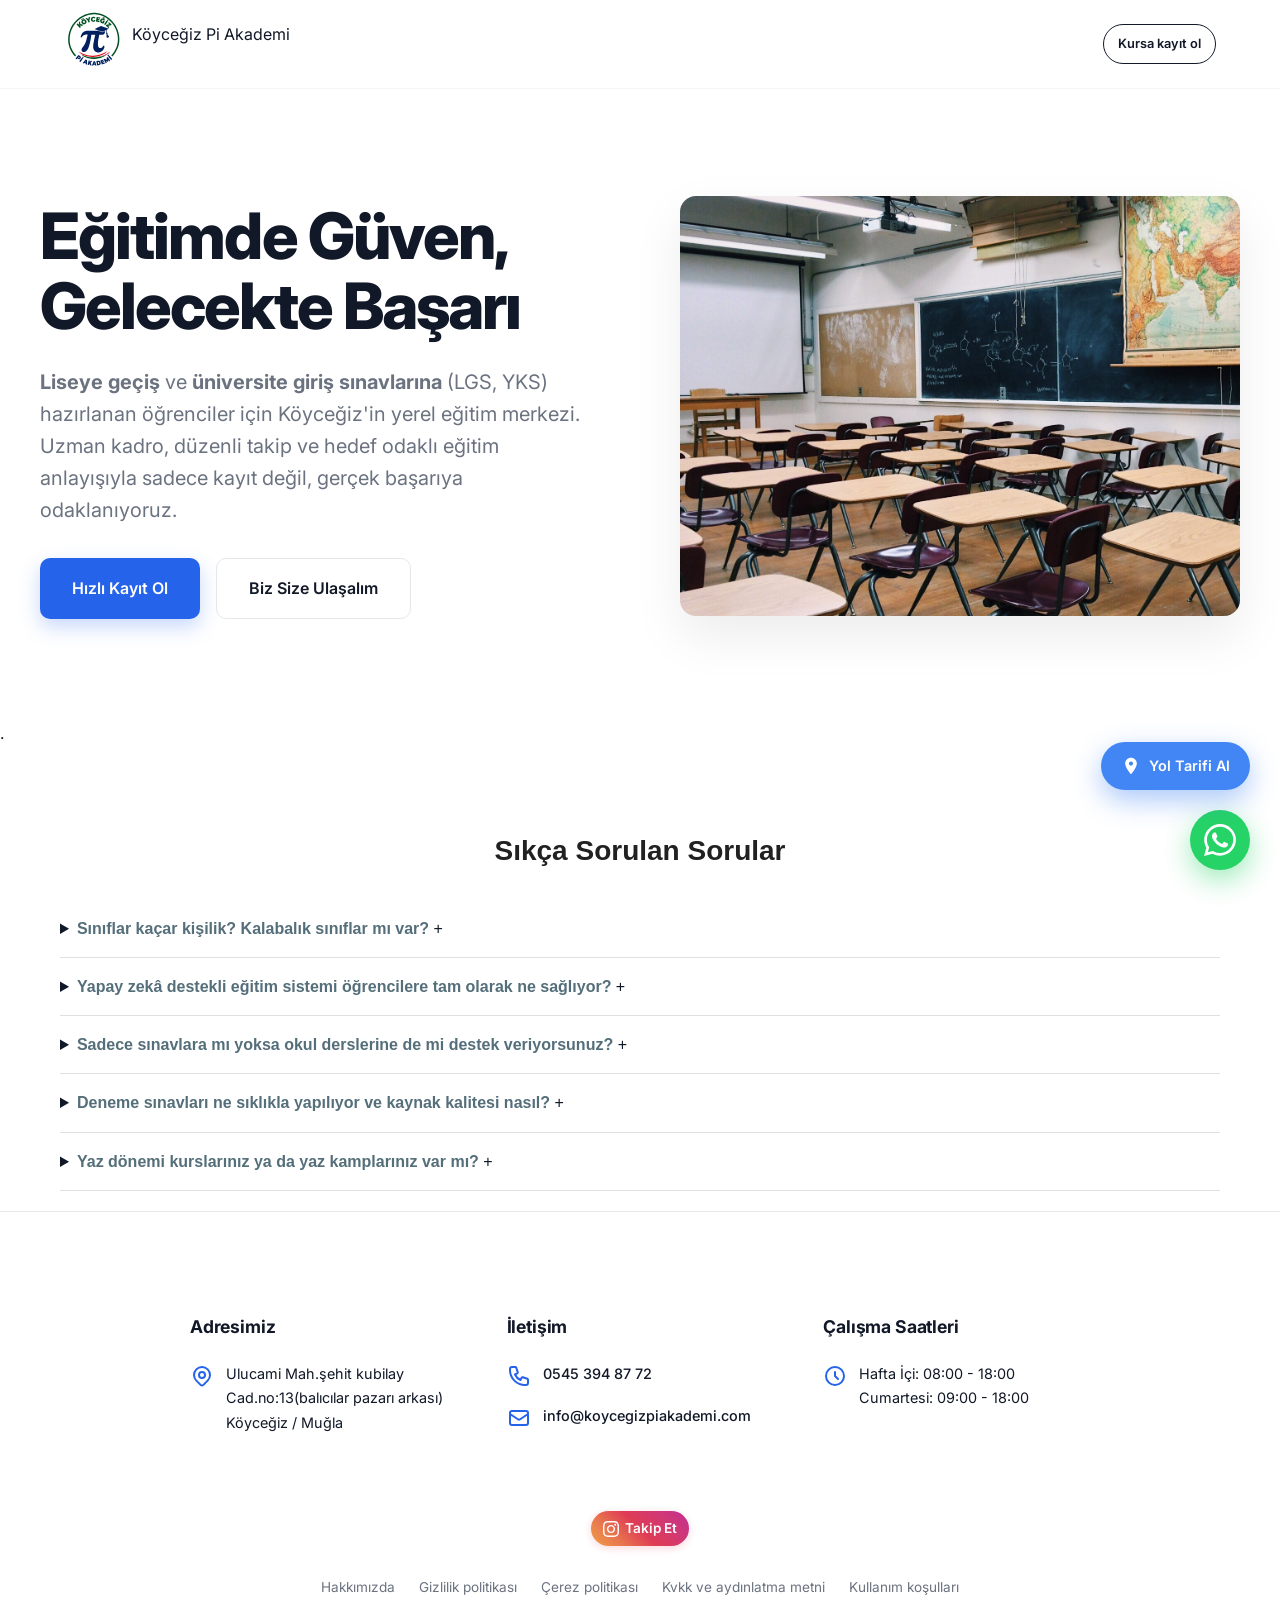
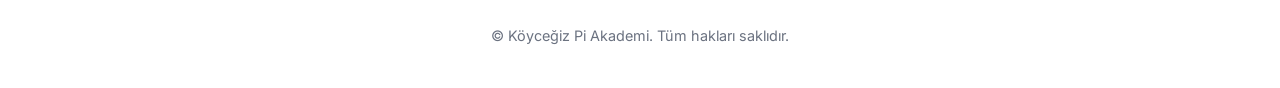
<file: index.html>
<!DOCTYPE html>
<html lang="tr">
<head>
 <meta charset="UTF-8" />
 <meta name="viewport" content="width=device-width, initial-scale=1.0"/>
 
 <!-- TEMEL SEO ETİKETLERİ (Zamana Dayanıklı Anahtar Kelimeler) -->
 <title>Köyceğiz Pi Akademi |Lise ve Üniversite Giriş Sınavlarına Hazırlık</title>
 <meta name="description" content="Köyceğiz'in güvenilir eğitim merkezi. Liseye geçiş ve üniversite giriş sınavlarına yönelik uzman kadro, birebir takip ve stratejik eğitim programları. Hemen kayıt olun.">
 <meta name="keywords" content="Köyceğiz dershane, Köyceğiz özel ders, Lise hazırlık Köyceğiz, Üniversite sınav kursu Muğla, Köyceğiz eğitim, Pi Akademi, Akademik başarı">
 <meta name="author" content="Köyceğiz Pi Akademi">
 <meta name="robots" content="index, follow">
 <link rel="canonical" href="https://www.koycegizpiakademi.com/" />

 <!-- YAPAY ZEKA VE BOTLAR İÇİN ÖZEL ETİKETLER -->
 <meta name="googlebot" content="index, follow, max-snippet:-1, max-image-preview:large, max-video-preview:-1">
 <meta name="bingbot" content="index, follow, max-snippet:-1, max-image-preview:large, max-video-preview:-1">
 
 <!-- OPEN GRAPH (Sosyal Medya Paylaşımı İçin) -->
 <meta property="og:type" content="website">
 <meta property="og:url" content="https://www.koycegizpiakademi.com/">
 <meta property="og:title" content="Köyceğiz Pi Akademi | Geleceğe Güvenle">
 <meta property="og:description" content="Lise ve üniversite giriş sınavlarında yüksek başarı oranları. Uzman kadro ve birebir takip ile öğrencilerimizi hedeflerine ulaştırıyoruz.">
 <meta property="og:image" content="https://www.koycegizpiakademi.com/logo.svg">
 <meta property="og:locale" content="tr_TR">
 <meta property="og:site_name" content="Köyceğiz Pi Akademisi">

 <!-- TWITTER CARD -->
 <meta name="twitter:card"b content="summary_large_image">
 <meta name="twitter:title" content="Köyceğiz Pi Akademisi | Geleceğe Güvenle">
 <meta name="twitter:description" content="Lise ve üniversite giriş sınavlarında yüksek başarı oranları. Uzman kadro ve birebir takip ile öğrencilerimizi hedeflerine ulaştırıyoruz.">
 <meta name="twitter:image" content="https://www.koycegizpiakademi.com/logo.svg">

 <!-- SCHEMA.ORG (Yapısal Veri - Sınav İsimleri Yerine Genel Kategoriler) -->
 <script type="application/ld+json">
 {
 "@context": "https://schema.org",
 "@type": "EducationalOrganization",
 "name": "Köyceğiz Pi Akademi",
 "alternateName": "Pi Akademi",
 "url": "https://www.koycegizpiakademi.com/",
 "logo": "https://www.koycegizpiakademi.com/logo.svg",
 "image": "https://www.koycegizpiakademi.com/logo.svg",
 "telephone": "0545 394 87 72",
 "email": "info@koycegizpiakademi.com",
 "address": {
 "@type": "PostalAddress",
 "streetAddress": "Ulucami Mah. Şehit Kubilay Cad. No:13",
 "addressLocality": "Köyceğiz",
 "addressRegion": "Muğla",
 "postalCode": "48800",
 "addressCountry": "TR"
 },
 "geo": {
 "@type": "GeoCoordinates",
 "latitude": 36.961093,
 "longitude": 28.6856615
 },
 "openingHoursSpecification": [
 {
 "@type": "OpeningHoursSpecification",
 "dayOfWeek": ["Monday", "Tuesday", "Wednesday", "Thursday", "Friday"],
 "opens": "08:30",
 "closes": "18:30"
 },
 {
 "@type": "OpeningHoursSpecification",
 "dayOfWeek": "Saturday",
 "opens": "08:30",
 "closes": "18:30"
 }
 ],
 "priceRange": "₺₺",
 "areaServed": "Köyceğiz",
 "department": [
 {
 "@type": "EducationalOrganization",
 "name": "Liseye Geçiş Hazırlığı",
 "description": "Ortaokul çıkışlı merkezi sınavlara yönelik yoğunlaştırılmış program."
 },
 {
 "@type": "EducationalOrganization",
 "name": "Üniversite Giriş Hazırlığı",
 "description": "Yükseköğretim kurumları sınavlarına yönelik deneme ve ders programları."
 }
 ],
 "sameAs": [
 "https://www.instagram.com/koycegizpiakademi?stkn=MWRjOWJqcXd1cDNwNw=="
 ]
 }
 </script>
<head>
  <!-- Google Search Console Doğrulama Etiketı -->
  <meta name="google-site-verification" content="BURAYA_GOOGLE_TOKEN" />

  <!-- Yandex Webmaster Doğrulama Etiketı -->
  <meta name="yandex-verification" content="BURAYA_YANDEX_TOKEN" />
</head>



  
 <!-- Modern Font (Google Fonts) -->
 <link rel="preconnect" href="https://fonts.googleapis.com"/>
 <link rel="preconnect" href="https://fonts.gstatic.com" crossorigin/>
 <link href="https://fonts.googleapis.com/css2?family=Inter:wght@400;500;600;700&display=swap" rel="stylesheet"/>
 
 <!-- Yerel Stil Dosyası -->
 <link href="style.css" rel="stylesheet"/>
</head>

<body>


  

 <!-- HEADER -->
 <header>
 
   <div class="logo-area">
      <a href="index.html">
<img src="logo.svg" alt="köyceğiz Pi Akademi Logosu" style="height: 60px; width: auto;">
 
    
      </a>
 <span class="logo-text">Köyceğiz Pi Akademi</span>
 </div>




   
 <div class="header-buttons">
 <a href="kayitformu.html" class="header-action-btn"> Kursa kayıt ol</a>
 <!--<a href="tallychat.html"  class="header-action-btn header-cta-btn">Kayıt Ol</a>-->
 </div>
 </header>
  
  
  <main>
 <div class="hero-section">
 
 <div class="hero-text">
 <h1>Eğitimde Güven, Gelecekte Başarı</h1>
 <p class="intro-text">
 <strong>Liseye geçiş</strong> ve <strong>üniversite giriş sınavlarına</strong> (LGS, YKS) hazırlanan öğrenciler için 
 Köyceğiz'in yerel eğitim merkezi. Uzman kadro, düzenli takip ve hedef odaklı eğitim anlayışıyla 
 sadece kayıt değil, gerçek başarıya odaklanıyoruz.
 </p>

 <div class="cta-buttons">
 <a href="kayitformu.html" class="btn btn-primary">
 Hızlı Kayıt Ol
 </a>
 <a href="bilgilendirmeformu.html" class="btn btn-secondary">
 Biz Size Ulaşalım
 </a>
 </div>
 </div>

 <div class="hero-image">
 <img src="görsel.jpg" alt="Köyceğiz Pi Akademi görsel" />
 </div>

 </div>
</main>


 <!-- ANA İÇERİK -->
.

<div style="max-width: 1200px; margin: 80px auto 20px; padding: 0 20px; font-family: sans-serif;">
 <h3 style="text-align: center; font-size: 28px; color: #212121; margin-bottom: 40px; font-weight: 600;">Sıkça Sorulan Sorular</h3>

 <!-- Soru 1 -->
 <details style="border-bottom: 1px solid #e0e0e0; margin-bottom: 15px; padding-bottom: 15px;">
 <summary>
 <span style="font-size: 16px; font-weight: 600; color: #546e7a;">Sınıflar kaçar kişilik? Kalabalık sınıflar mı var?</span>
 <span>+</span>
 </summary>
 <p>
 <div>  Hayır, kurumda butik eğitim modeli benimsenmiştir. Sınıflar, her öğrenciyle öğretmenlerin bire bir ilgilenebilmesine olanak  tanıyacak şekilde  sınırlı kontenjanlarla oluşturulmaktadır. 
     </div>
 </p>
 </details>

 <!-- Soru 2 -->
 <details style="border-bottom: 1px solid #e0e0e0; margin-bottom: 15px; padding-bottom: 15px;">
 <summary>
 <span style="font-size: 16px; font-weight: 600; color: #546e7a;"> Yapay zekâ destekli eğitim sistemi öğrencilere tam olarak ne sağlıyor?</span>
 <span>+</span>
 </summary>
 <p>
 <div>sistem, öğrencinin çözdüğü tüm testleri ve denemeleri dijital olarak tarar. Öğrencinin hangi konunun hangi alt başlığında eksik olduğunu (nokta atışı) tespit eder ve ona zaman kaybettirmeden sadece eksiklerine yönelik özel bir çalışma/ödevlendirme programı çıkarır.
 </div>
 </p>
 </details>

 <!-- Soru 3 -->
 <details style="border-bottom: 1px solid #e0e0e0; margin-bottom: 15px; padding-bottom: 15px;">
 <summary>
 <span style="font-size: 16px; font-weight: 600; color: #546e7a;">Sadece sınavlara mı yoksa okul derslerine de mi destek veriyorsunuz?</span>
 <span>+</span>
 </summary>
 <p>
 <div>Okul notlarını yükseltmek için müfredat uyumlu destek dersleri veriyoruz. Hem okul başarısını hem de sınav puanını artıran bütüncül bir model izliyoruz.</div>
 </p>
 </details>

 <!-- Soru 4 -->

<details style="border-bottom: 1px solid #e0e0e0; margin-bottom: 15px; padding-bottom: 15px;">
 <summary>
 <span style="font-size: 16px; font-weight: 600; color: #546e7a;">Deneme sınavları ne sıklıkla yapılıyor ve kaynak kalitesi nasıl?</span>
 <span>+</span>
 </summary>
 <p>
 <div>Gerçek sınav stresini yönetebilmek adına yoğunlaştırılmış bir deneme takvimi uygulanır. Sınavlar sadece basit testlerden oluşmaz; Türkiye geneli başarıyı ölçen, kurumsal ve yeni nesil soru formatına uygun prestijli yardımcı kaynaklar tercih edilir.
 </div>
 </p>
 </details>


   <!-- Soru 5-->
 <details style="border-bottom: 1px solid #e0e0e0; margin-bottom: 15px; padding-bottom: 15px;">
 <summary>
 <span style="font-size: 16px; font-weight: 600; color: #546e7a;">Yaz dönemi kurslarınız ya da yaz kamplarınız var mı?
</span>
 <span>+</span>
 </summary>
 <p>
 <div>Evet, öğrencilerin bir sonraki eğitim dönemine eksiklerini tamamlamış ve yeni konulara hazır şekilde başlaması amacıyla Yaz Kursu programları düzenlenmektedir.
 </div>
 </p>
 </details>


</div>

  




 <!-- FOOTER -->
 <footer>
 
<div class="footer-content">
 
 <div class="footer-col">
 <h4>Adresimiz</h4>
 <div class="contact-item">
 <svg class="contact-icon" fill="none" stroke="currentColor" viewBox="0 0 24 24"><path stroke-linecap="round" stroke-linejoin="round" stroke-width="2" d="M17.657 16.657L13.414 20.9a1.998 1.998 0 01-2.827 0l-4.244-4.243a8 8 0 1111.314 0z"></path><path stroke-linecap="round" stroke-linejoin="round" stroke-width="2" d="M15 11a3 3 0 11-6 0 3 3 0 016 0z"></path></svg>
 <div class="contact-text">
 Ulucami Mah.şehit kubilay Cad.no:13(balıcılar pazarı arkası)<br>Köyceğiz / Muğla
 </div>
 </div>
 </div>

 <div class="footer-col">
 <h4>İletişim</h4>
 <div class="contact-item">
 <svg class="contact-icon" fill="none" stroke="currentColor" viewBox="0 0 24 24"><path stroke-linecap="round" stroke-linejoin="round" stroke-width="2" d="M3 5a2 2 0 012-2h3.28a1 1 0 01.948.684l1.498 4.493a1 1 0 01-.502 1.21l-2.257 1.13a11.042 11.042 0 005.516 5.516l1.13-2.257a1 1 0 011.21-.502l4.493 1.498a1 1 0 01.684.949V19a2 2 0 01-2 2h-1C9.716 21 3 14.284 3 6V5z"></path></svg>
 <div class="contact-text">
 <a href="tel:+905453948772">0545 394 87 72</a>
 </div>
 </div>
 <div class="contact-item">
 <svg class="contact-icon" fill="none" stroke="currentColor" viewBox="0 0 24 24"><path stroke-linecap="round" stroke-linejoin="round" stroke-width="2" d="M3 8l7.89 5.26a2 2 0 002.22 0L21 8M5 19h14a2 2 0 002-2V7a2 2 0 00-2-2H5a2 2 0 00-2 2v10a2 2 0 002 2z"></path></svg>
 <div class="contact-text">
 <a href="mailto:info@koycegizpiakademi.com">info@koycegizpiakademi.com</a>
 </div>
 </div>
 </div>

 <div class="footer-col">
 <h4>Çalışma Saatleri</h4>
 <div class="contact-item">
 <svg class="contact-icon" fill="none" stroke="currentColor" viewBox="0 0 24 24"><path stroke-linecap="round" stroke-linejoin="round" stroke-width="2" d="M12 8v4l3 3m6-3a9 9 0 11-18 0 9 9 0 0118 0z"></path></svg>
 <div class="contact-text">
 Hafta İçi: 08:00 - 18:00<br>Cumartesi: 09:00 - 18:00
 </div>
 </div>
 </div>

</div>
 <div style="margin-top: 30px;">
 <a href="https://www.instagram.com/koycegizpiakademi?stkn=MWRjOWJqcXd1cDNwNw=="
 class="footer-instagram-link">
 <svg viewBox="0 0 24 24"><path d="M12 2.163c3.204 0 3.584.012 4.85.07 3.252.148 4.771 1.691 4.919 4.919.058 1.265.069 1.645.069 4.849 0 3.205-.012 3.584-.069 4.849-.149 3.225-1.664 4.771-4.919 4.919-1.266.058-1.644.07-4.85.07-3.204 0-3.584-.012-4.849-.07-3.26-.149-4.771-1.699-4.919-4.92-.058-1.265-.07-1.644-.07-4.849 0-3.204.013-3.583.07-4.849.149-3.227 1.664-4.771 4.919-4.919 1.266-.057 1.645-.069 4.849-.069zm0-2.163c-3.259 0-3.667.014-4.947.072-4.358.2-6.78 2.618-6.98 6.98-.059 1.281-.073 1.689-.073 4.948 0 3.259.014 3.668.072 4.948.2 4.358 2.618 6.78 6.98 6.98 1.281.058 1.689.072 4.948.072 3.259 0 3.668-.014 4.948-.072 4.354-.2 6.782-2.618 6.979-6.98.059-1.28.073-1.689.073-4.948 0-3.259-.014-3.667-.072-4.947-.196-4.354-2.617-6.78-6.979-6.98-1.281-.059-1.69-.073-4.949-.073zm0 5.838c-3.403 0-6.162 2.759-6.162 6.162s2.759 6.163 6.162 6.163 6.162-2.759 6.162-6.163c0-3.403-2.759-6.162-6.162-6.162zm0 10.162c-2.209 0-4-1.79-4-4 0-2.209 1.791-4 4-4s4 1.791 4 4c0 2.21-1.791 4-4 4zm6.406-11.845c-.796 0-1.441.645-1.441 1.44s.645 1.44 1.441 1.44c.795 0 1.439-.645 1.439-1.44s-.644-1.44-1.439-1.44z"/></svg>
 Takip Et
 </a>
 </div>

 <div class="footer-links">
   <a href="hakkimizda.html">Hakkımızda</a>
 <a href="gizlilik.html">Gizlilik politikası</a>
 <a href="cookie">Çerez politikası</a>
 <a href="kvkk.html">Kvkk ve aydınlatma metni</a>
   <a href="kullanim.html">Kullanım koşulları</a>

 </div>

 </br>
   

   <p>© <span id="yil"></span> Köyceğiz Pi Akademi. Tüm hakları saklıdır.</p>

   
 </footer>

 <!-- WHATSAPP BUTONU -->
 <a href="https://wa.me/+905453948772/"  class="whatsapp-float" title="WhatsApp'tan Yazın">
 <svg viewBox="0 0 24 24">
 <path d="M17.472 14.382c-.297-.149-1.758-.867-2.03-.967-.273-.099-.471-.148-.67.15-.197.297-.767.966-.94 1.164-.173.199-.347.223-.644.075-.297-.15-1.255-.463-2.39-1.475-.883-.788-1.48-1.761-1.653-2.059-.173-.297-.018-.458.13-.606.134-.133.298-.347.446-.52.149-.174.198-.298.298-.497.099-.198.05-.371-.025-.52-.075-.149-.669-1.612-.916-2.207-.242-.579-.487-.5-.669-.51-.173-.008-.371-.01-.57-.01-.198 0-.52.074-.792.372-.272.297-1.04 1.016-1.04 2.479 0 1.462 1.065 2.875 1.213 3.074.149.198 2.096 3.2 5.077 4.487.709.306 1.262.489 1.694.625.712.227 1.36.195 1.871.118.571-.085 1.758-.719 2.006-1.413.248-.694.248-1.289.173-1.413-.074-.124-.272-.198-.57-.347m-5.421 7.403h-.004a9.87 9.87 0 01-5.031-1.378l-.361-.214-3.741.982.998-3.648-.235-.374a9.86 9.86 0 01-1.51-5.26c.001-5.45 4.436-9.884 9.888-9.884 2.64 0 5.122 1.03 6.988 2.898a9.825 9.825 0 012.893 6.994c-.003 5.45-4.437 9.884-9.885 9.884m8.413-18.297A11.815 11.815 0 0012.05 0C5.495 0 .16 5.335.157 11.892c0 2.096.547 4.142 1.588 5.945L.057 24l6.305-1.654a11.882 11.882 0 005.683 1.448h.005c6.554 0 11.89-5.335 11.893-11.893a11.821 11.821 0 00-3.48-8.413Z"/>
 </svg>
 </a>

 <!-- YOL TARİFİ BUTONU -->
 <a href="https://www.google.com/maps/search/?api=1&query=Muğla+Köyceğiz+Ulucami+Mah.+Şehit+Kubilay+Cad.+No:13
"  class="direction-float" title="Yol Tarifi Al
 " class="direction-float" title="Yol Tarifi Al">
 <svg viewBox="0 0 24 24"><path d="M12 2C8.13 2 5 5.13 5 9c0 5.25 7 13 7 13s7-7.75 7-13c0-3.87-3.13-7-7-7zm0 9.5c-1.38 0-2.5-1.12-2.5-2.5s1.12-2.5 2.5-2.5 2.5 1.12 2.5 2.5-1.12 2.5-2.5 2.5z"/></svg>
 Yol Tarifi Al
 </a>

 <!-- YARDIM BUTONU -->
  <!--
 <a href="#yardim" class="help-float" title="Yardım & Destek">
 <svg viewBox="0 0 24 24">
 <path d="M12 2C6.48 2 2 6.48 2 12s4.48 10 10 10 10-4.48 10-10S17.52 2 12 2zm1 17h-2v-2h2v2zm2.07-7.75l-.9.92C13.45 12.9 13 13.5 13 15h-2v-.5c0-1.1.45-2.1 1.17-2.83l1.24-1.26c.37-.36.59-.86.59-1.41 0-1.1-.9-2-2-2s-2 .9-2 2H8c0-2.21 1.79-4 4-4s4 1.79 4 4c0 .88-.36 1.68-.93 2.25z"/>
 </svg>
 </a>-->
  
</body>
</html>
</file>
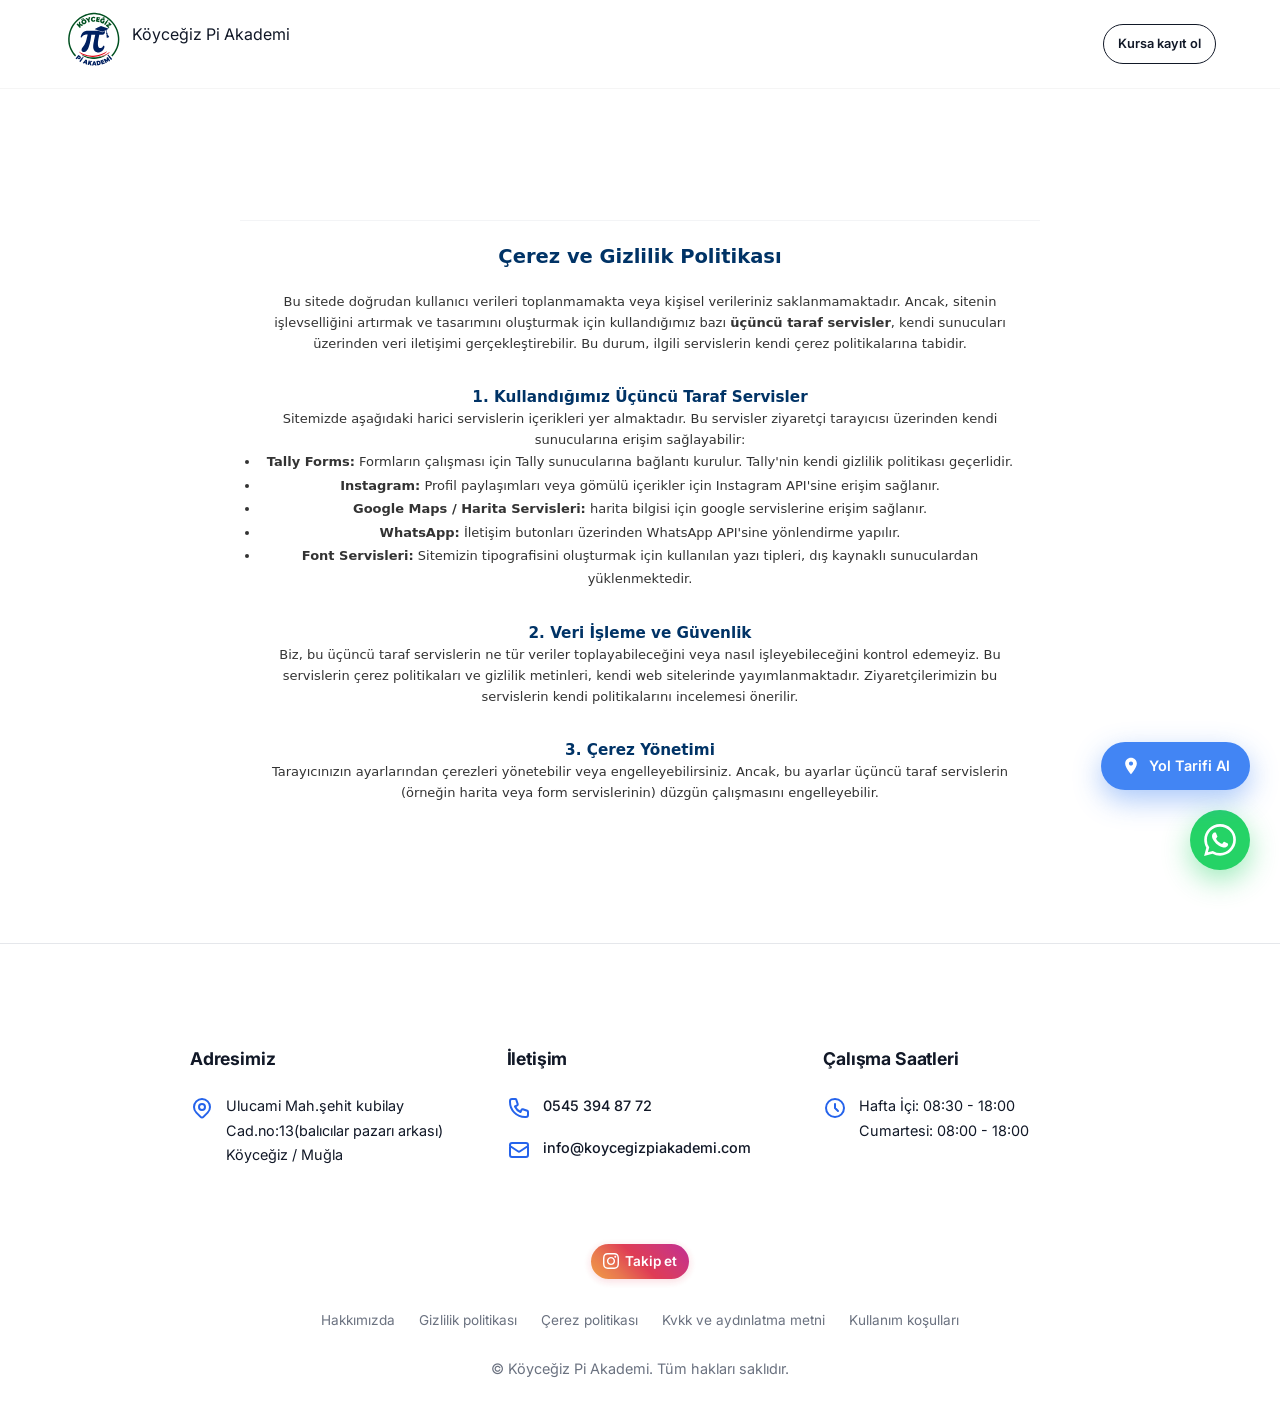
<file: cookie.html>
<!DOCTYPE html>

<html lang="tr">

<head>
 <meta charset="UTF-8" />
 <meta name="viewport" content="width=device-width, initial-scale=1.0"/>
 
 <!-- TEMEL BAŞLIK VE AÇIKLAMA -->
 <title>Gizlilik Politikası | Köyceğiz Pi Akademi</title>
 <meta name="description" content="Köyceğiz Pi Akademi Çerez ve Gizlilik Politikası. Kullanıcı verilerinin nasıl işlendiği ve korunması hakkında detaylı bilgiler.">
 
 <!-- BOT İZİNLERİ -->
 <meta name="robots" content="index, follow">
 
 <!-- KANONİK LİNK (Önemli: Bu sayfanın kendisine işaret etmeli) -->
 <link rel="canonical" href="https://www.koycegizpiakademi.com/çerez politikası.html" />

 <!-- OPEN GRAPH (Sosyal Medya İçin Basit Versiyon) -->
 <meta property="og:type" content="website">
 <meta property="og:url" content="https://www.koycegizpiakademi.com/çerez politikası.html">
 <meta property="og:title" content="Gizlilik Politikası | Köyceğiz Pi Akademi">
 <meta property="og:description" content="Kullanıcı verilerinin nasıl işlendiği ve korunması hakkında detaylı bilgiler.">
 <meta property="og:image" content="https://www.koycegizpiakademi.com/logo.svg">
 <meta property="og:locale" content="tr_TR">
 <meta property="og:site_name" content="Köyceğiz Pi Akademisi">

 <!-- TWITTER CARD -->
 <meta name="twitter:card" content="summary_large_image">
 <meta name="twitter:title" content="Gizlilik Politikası | Köyceğiz Pi Akademi">
 <meta name="twitter:description" content="Kullanıcı verilerinin nasıl işlendiği ve korunması hakkında detaylı bilgiler.">
 <meta name="twitter:image" content="https://www.koycegizpiakademi.com/logo.svg">

 <!-- SCHEMA.ORG (Yasal Sayfa İçin Özel Tip) -->
 <script type="application/ld+json">
 {
 "@context": "https://schema.org",
 "@type": "WebPage",
 "name": "Gizlilik Politikası",
 "description": "Köyceğiz Pi Akademi Çerez ve Gizlilik Politikası.",
 "url": "https://www.koycegizpiakademi.com/çerez politikası.html",
 "isPartOf": {
 "@type": "WebSite",
 "name": "Köyceğiz Pi Akademi",
 "url": "https://www.koycegizpiakademi.com/"
 }
 }
 </script>

 <!-- Modern Font ve Stil -->
 <link rel="preconnect" href="https://fonts.googleapis.com"/>
 <link rel="preconnect" href="https://fonts.gstatic.com" crossorigin/>
 <link href="https://fonts.googleapis.com/css2?family=Inter:wght@400;500;600;700&display=swap" rel="stylesheet"/>
 <link href="style.css" rel="stylesheet"/>
</head>






 <!-- HEADER -->
 <header>

   <div class="logo-area">
      <a href="index.html">
<img src="logo.svg" alt="köyceğiz Pi Akademi Logosu" style="height: 60px; width: auto;">
 
    
      </a>
 <span class="logo-text">Köyceğiz Pi Akademi</span>
 </div>




   
 <div class="header-buttons">
 <a href="kayitformu.html" class="header-action-btn"> Kursa kayıt ol</a>
 <!--<a href="tallychat.html"  class="header-action-btn header-cta-btn">Kayıt Ol</a>-->
 </div>
 </header>

 <!-- ANA İÇERİK -->
 <main>
   <div style="
 max-width: 800px; 
 margin: 40px auto; 
 padding: 20px; 
 text-align: center; 
 font-family: system-ui, -apple-system, sans-serif; 
 color: #6b7280; 
 font-size: 13px; 
 line-height: 1.6; 
 border-top: 1px solid #f3f4f6;
">
 <p style="margin: 0;">
   <h2 style="color: #003366; margin-bottom: 20px;">Çerez ve Gizlilik Politikası</h2>
  
  <p style="line-height: 1.6; color: #333;">
   Bu sitede doğrudan kullanıcı verileri toplanmamakta veya kişisel verileriniz saklanmamaktadır. Ancak, sitenin işlevselliğini artırmak ve tasarımını oluşturmak için kullandığımız bazı <strong>üçüncü taraf servisler</strong>, kendi sunucuları üzerinden veri iletişimi gerçekleştirebilir. Bu durum, ilgili servislerin kendi çerez politikalarına tabidir.
  </p>

  <h3 style="color: #003366; margin-top: 30px;">1. Kullandığımız Üçüncü Taraf Servisler</h3>
  <p style="line-height: 1.6; color: #333;">
   Sitemizde aşağıdaki harici servislerin içerikleri yer almaktadır. Bu servisler ziyaretçi tarayıcısı üzerinden kendi sunucularına erişim sağlayabilir:
  </p>
  <ul style="line-height: 1.8; color: #333;">
   <li><strong>Tally Forms:</strong> Formların çalışması için Tally sunucularına bağlantı kurulur. Tally'nin kendi gizlilik politikası geçerlidir.</li>
   <li><strong>Instagram:</strong> Profil paylaşımları veya gömülü içerikler için Instagram API'sine erişim sağlanır.</li>
   <li><strong>Google Maps / Harita Servisleri:</strong> harita bilgisi için google servislerine erişim sağlanır.</li>
   <li><strong>WhatsApp:</strong> İletişim butonları üzerinden WhatsApp API'sine yönlendirme yapılır.</li>
   <li><strong>Font Servisleri:</strong> Sitemizin tipografisini oluşturmak için kullanılan yazı tipleri, dış kaynaklı sunuculardan yüklenmektedir.</li>
  </ul>

  <h3 style="color: #003366; margin-top: 30px;">2. Veri İşleme ve Güvenlik</h3>
  <p style="line-height: 1.6; color: #333;">
   Biz, bu üçüncü taraf servislerin ne tür veriler toplayabileceğini veya nasıl işleyebileceğini kontrol edemeyiz. Bu servislerin çerez politikaları ve gizlilik metinleri, kendi web sitelerinde yayımlanmaktadır. Ziyaretçilerimizin bu servislerin kendi politikalarını incelemesi önerilir.
  </p>

  <h3 style="color: #003366; margin-top: 30px;">3. Çerez Yönetimi</h3>
  <p style="line-height: 1.6; color: #333;">
   Tarayıcınızın ayarlarından çerezleri yönetebilir veya engelleyebilirsiniz. Ancak, bu ayarlar üçüncü taraf servislerin (örneğin harita veya form servislerinin) düzgün çalışmasını engelleyebilir.
  </p>

</div>


   
 </main>


<!-- Küçük bir CSS düzeltmesi: + işaretinin döndürülmesi için (isteğe bağlı, tarayıcı desteği iyidir) -->
<style>
 details[open] summary span { transform: rotate(180deg); }
 summary::-webkit-details-marker { display: none; } /* Chrome/Safari'deki varsayılan üçgeni gizle */
</style>


 <!-- FOOTER -->
 <footer>
 <div class="footer-content">
 
 <div class="footer-col">
 <h4>Adresimiz</h4>
 <div class="contact-item">
 <svg class="contact-icon" fill="none" stroke="currentColor" viewBox="0 0 24 24"><path stroke-linecap="round" stroke-linejoin="round" stroke-width="2" d="M17.657 16.657L13.414 20.9a1.998 1.998 0 01-2.827 0l-4.244-4.243a8 8 0 1111.314 0z"></path><path stroke-linecap="round" stroke-linejoin="round" stroke-width="2" d="M15 11a3 3 0 11-6 0 3 3 0 016 0z"></path></svg>
 <div class="contact-text">
 Ulucami Mah.şehit kubilay Cad.no:13(balıcılar pazarı arkası)<br>Köyceğiz / Muğla
 </div>
 </div>
 </div>

 <div class="footer-col">
 <h4>İletişim</h4>
 <div class="contact-item">
 <svg class="contact-icon" fill="none" stroke="currentColor" viewBox="0 0 24 24"><path stroke-linecap="round" stroke-linejoin="round" stroke-width="2" d="M3 5a2 2 0 012-2h3.28a1 1 0 01.948.684l1.498 4.493a1 1 0 01-.502 1.21l-2.257 1.13a11.042 11.042 0 005.516 5.516l1.13-2.257a1 1 0 011.21-.502l4.493 1.498a1 1 0 01.684.949V19a2 2 0 01-2 2h-1C9.716 21 3 14.284 3 6V5z"></path></svg>
 <div class="contact-text">
 <a href="tel:+905453948772">0545 394 87 72</a>
 </div>
 </div>
 <div class="contact-item">
 <svg class="contact-icon" fill="none" stroke="currentColor" viewBox="0 0 24 24"><path stroke-linecap="round" stroke-linejoin="round" stroke-width="2" d="M3 8l7.89 5.26a2 2 0 002.22 0L21 8M5 19h14a2 2 0 002-2V7a2 2 0 00-2-2H5a2 2 0 00-2 2v10a2 2 0 002 2z"></path></svg>
 <div class="contact-text">
 <a href="mailto:info@koycegizpiakademi.com">info@koycegizpiakademi.com</a>
 </div>
 </div>
 </div>

 <div class="footer-col">
 <h4>Çalışma Saatleri</h4>
 <div class="contact-item">
 <svg class="contact-icon" fill="none" stroke="currentColor" viewBox="0 0 24 24"><path stroke-linecap="round" stroke-linejoin="round" stroke-width="2" d="M12 8v4l3 3m6-3a9 9 0 11-18 0 9 9 0 0118 0z"></path></svg>
 <div class="contact-text">
 Hafta İçi: 08:30 - 18:00<br>Cumartesi: 08:00 - 18:00
 </div>
 </div>
 </div>

 </div>

 <div style="margin-top: 30px;">
 <a href="https://www.instagram.com/koycegizpiakademi?stkn=MWRjOWJqcXd1cDNwNw=="
" class="footer-instagram-link">
 <svg viewBox="0 0 24 24"><path d="M12 2.163c3.204 0 3.584.012 4.85.07 3.252.148 4.771 1.691 4.919 4.919.058 1.265.069 1.645.069 4.849 0 3.205-.012 3.584-.069 4.849-.149 3.225-1.664 4.771-4.919 4.919-1.266.058-1.644.07-4.85.07-3.204 0-3.584-.012-4.849-.07-3.26-.149-4.771-1.699-4.919-4.92-.058-1.265-.07-1.644-.07-4.849 0-3.204.013-3.583.07-4.849.149-3.227 1.664-4.771 4.919-4.919 1.266-.057 1.645-.069 4.849-.069zm0-2.163c-3.259 0-3.667.014-4.947.072-4.358.2-6.78 2.618-6.98 6.98-.059 1.281-.073 1.689-.073 4.948 0 3.259.014 3.668.072 4.948.2 4.358 2.618 6.78 6.98 6.98 1.281.058 1.689.072 4.948.072 3.259 0 3.668-.014 4.948-.072 4.354-.2 6.782-2.618 6.979-6.98.059-1.28.073-1.689.073-4.948 0-3.259-.014-3.667-.072-4.947-.196-4.354-2.617-6.78-6.979-6.98-1.281-.059-1.69-.073-4.949-.073zm0 5.838c-3.403 0-6.162 2.759-6.162 6.162s2.759 6.163 6.162 6.163 6.162-2.759 6.162-6.163c0-3.403-2.759-6.162-6.162-6.162zm0 10.162c-2.209 0-4-1.79-4-4 0-2.209 1.791-4 4-4s4 1.791 4 4c0 2.21-1.791 4-4 4zm6.406-11.845c-.796 0-1.441.645-1.441 1.44s.645 1.44 1.441 1.44c.795 0 1.439-.645 1.439-1.44s-.644-1.44-1.439-1.44z"/></svg>
 Takip et
 </a>
 </div>

  <div class="footer-links">
   <a href="hakkimizda.html">Hakkımızda</a>
 <a href="gizlilik.html">Gizlilik politikası</a>
 <a href="cookie">Çerez politikası</a>
 <a href="kvkk.html">Kvkk ve aydınlatma metni</a>
   <a href="kullanim.html">Kullanım koşulları</a>

    
    </div>
 </br>


   <p>© <span id="yil"></span> Köyceğiz Pi Akademi. Tüm hakları saklıdır.</p>

   
 </footer>

 <!-- WHATSAPP BUTONU -->
 <a href="https://wa.me/+905453948772"  class="whatsapp-float" title="WhatsApp'tan Yazın">
 <svg viewBox="0 0 24 24">
 <path d="M17.472 14.382c-.297-.149-1.758-.867-2.03-.967-.273-.099-.471-.148-.67.15-.197.297-.767.966-.94 1.164-.173.199-.347.223-.644.075-.297-.15-1.255-.463-2.39-1.475-.883-.788-1.48-1.761-1.653-2.059-.173-.297-.018-.458.13-.606.134-.133.298-.347.446-.52.149-.174.198-.298.298-.497.099-.198.05-.371-.025-.52-.075-.149-.669-1.612-.916-2.207-.242-.579-.487-.5-.669-.51-.173-.008-.371-.01-.57-.01-.198 0-.52.074-.792.372-.272.297-1.04 1.016-1.04 2.479 0 1.462 1.065 2.875 1.213 3.074.149.198 2.096 3.2 5.077 4.487.709.306 1.262.489 1.694.625.712.227 1.36.195 1.871.118.571-.085 1.758-.719 2.006-1.413.248-.694.248-1.289.173-1.413-.074-.124-.272-.198-.57-.347m-5.421 7.403h-.004a9.87 9.87 0 01-5.031-1.378l-.361-.214-3.741.982.998-3.648-.235-.374a9.86 9.86 0 01-1.51-5.26c.001-5.45 4.436-9.884 9.888-9.884 2.64 0 5.122 1.03 6.988 2.898a9.825 9.825 0 012.893 6.994c-.003 5.45-4.437 9.884-9.885 9.884m8.413-18.297A11.815 11.815 0 0012.05 0C5.495 0 .16 5.335.157 11.892c0 2.096.547 4.142 1.588 5.945L.057 24l6.305-1.654a11.882 11.882 0 005.683 1.448h.005c6.554 0 11.89-5.335 11.893-11.893a11.821 11.821 0 00-3.48-8.413Z"/>
 </svg>
 </a>

 <!-- YOL TARİFİ BUTONU -->
 <a href="https://www.google.com/maps/search/?api=1&query=Muğla+Köyceğiz+Ulucami+Mah.+Şehit+Kubilay+Cad.+No:13
"class=direction-float title="Yol Tarifi Al">
 <svg viewBox="0 0 24 24"><path d="M12 2C8.13 2 5 5.13 5 9c0 5.25 7 13 7 13s7-7.75 7-13c0-3.87-3.13-7-7-7zm0 9.5c-1.38 0-2.5-1.12-2.5-2.5s1.12-2.5 2.5-2.5 2.5 1.12 2.5 2.5-1.12 2.5-2.5 2.5z"/></svg>
 Yol Tarifi Al
 </a>

 <!-- YARDIM BUTONU -->
  <!--
 <a href="#yardim" class="help-float" title="Yardım & Destek">
 <svg viewBox="0 0 24 24">
 <path d="M12 2C6.48 2 2 6.48 2 12s4.48 10 10 10 10-4.48 10-10S17.52 2 12 2zm1 17h-2v-2h2v2zm2.07-7.75l-.9.92C13.45 12.9 13 13.5 13 15h-2v-.5c0-1.1.45-2.1 1.17-2.83l1.24-1.26c.37-.36.59-.86.59-1.41 0-1.1-.9-2-2-2s-2 .9-2 2H8c0-2.21 1.79-4 4-4s4 1.79 4 4c0 .88-.36 1.68-.93 2.25z"/>
 </svg>
 </a>-->

</body></html>
</file>
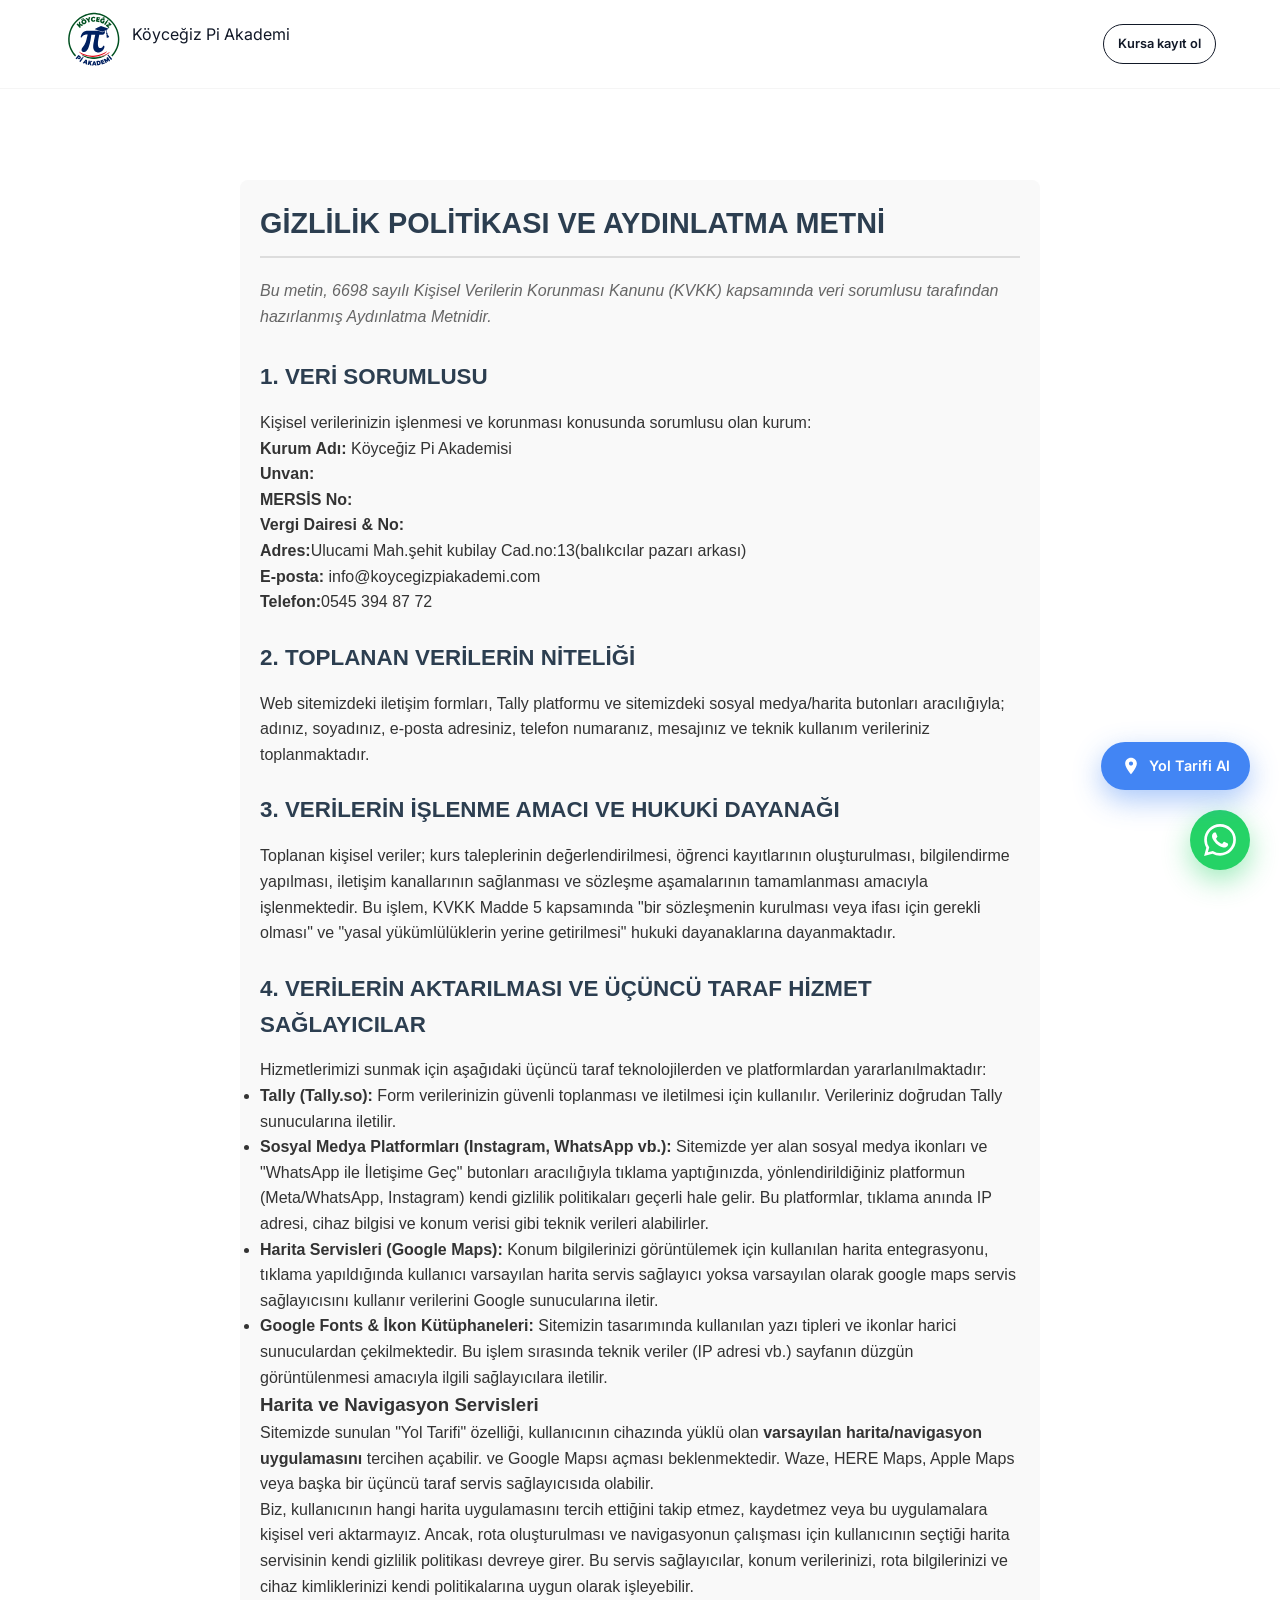
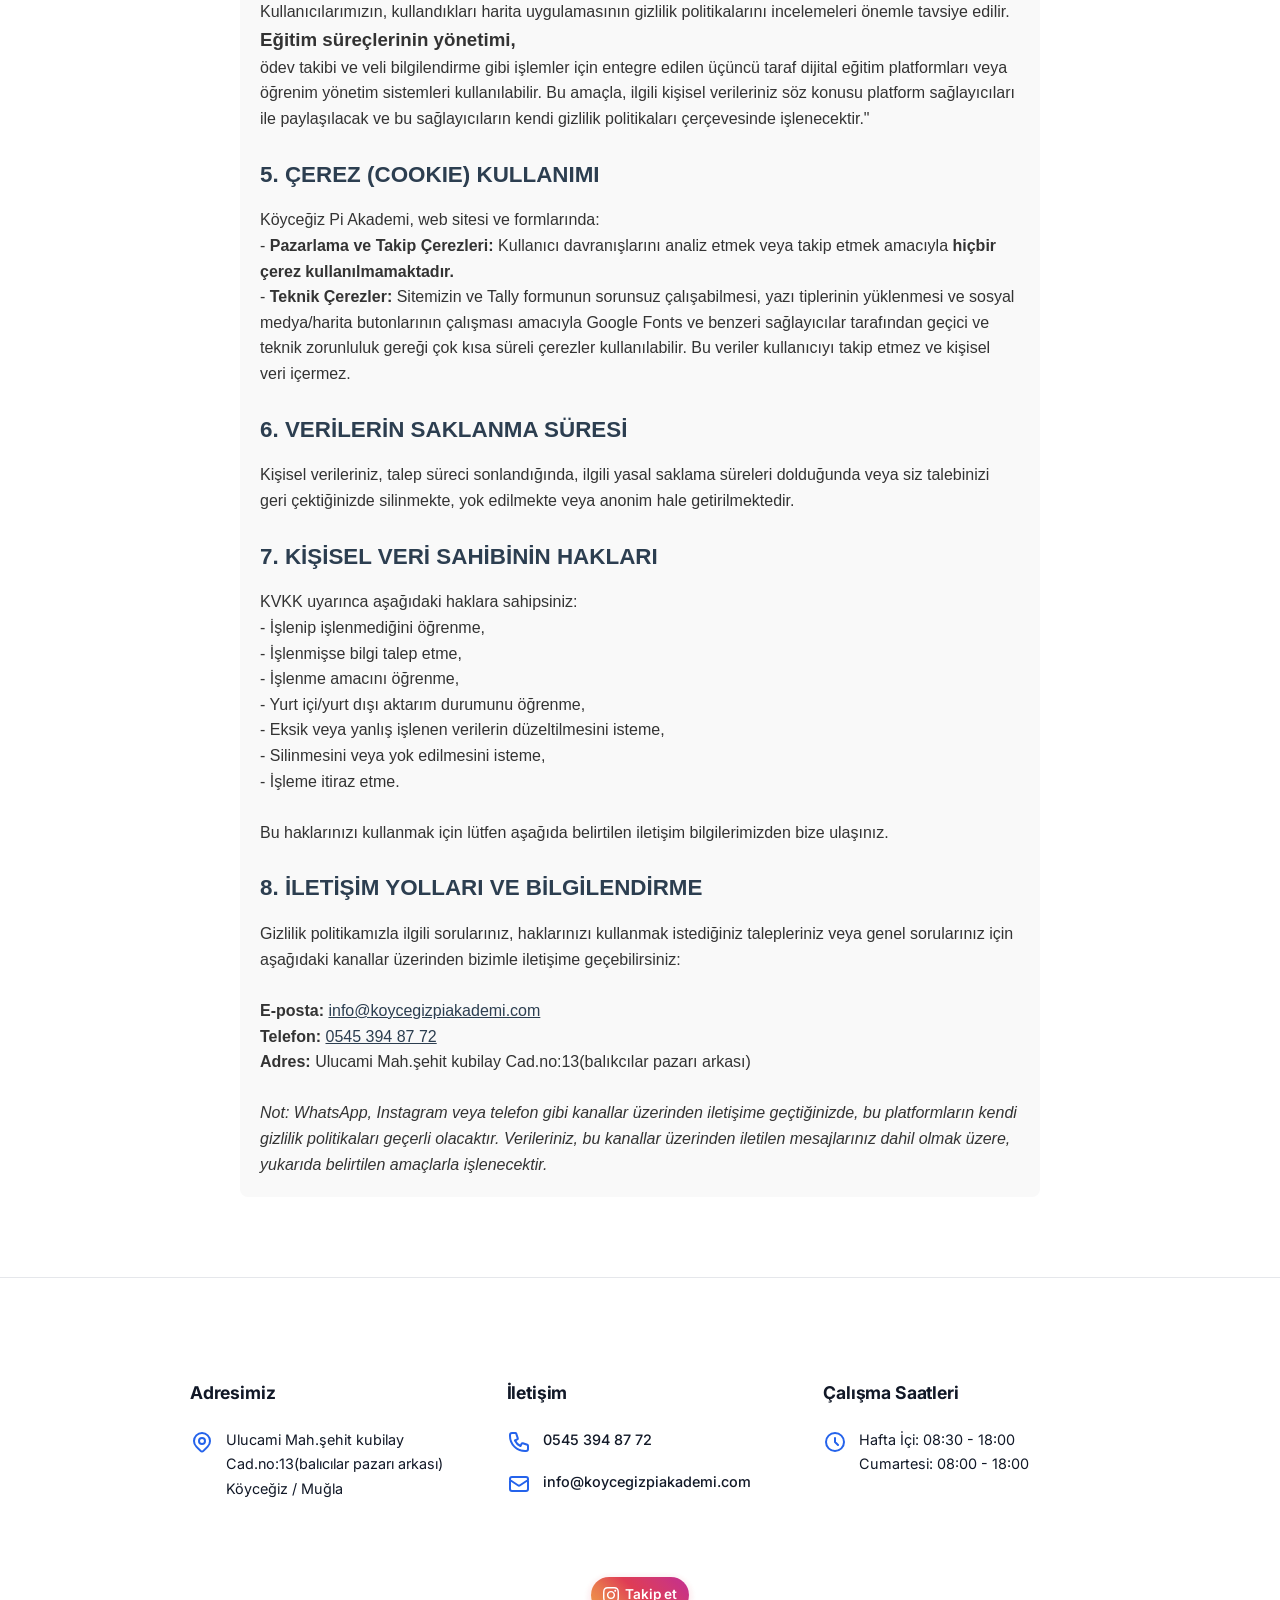
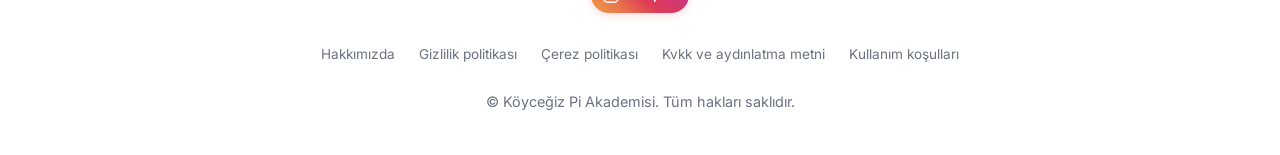
<file: gizlilik.html>
<!DOCTYPE html>
<html lang="tr">

<head>
 <meta charset="UTF-8" />
 <meta name="viewport" content="width=device-width, initial-scale=1.0"/>
 
 <!-- TEMEL SEO ETİKETLERİ -->
 <title>Gizlilik Politikası ve KVKK Aydınlatma Metni | Köyceğiz Pi Akademi</title>
 <meta name="description" content="Köyceğiz Pi Akademi'nin Kişisel Verilerin Korunması Kanunu (KVKK) kapsamında hazırlanmış gizlilik politikası ve veri işleme metni. Kullanıcı verilerinizin güvenliği burada korunur.">
 <meta name="robots" content="index, follow">
 
 <!-- KANONİK LİNK -->
 <!-- Dosya adınız privacy.html ise aşağıdaki linki buna göre düzenleyin -->
 <link rel="canonical" href="https://www.koycegizpiakademi.com/gizlilik politikası.html" />

 <!-- YAPAY ZEKA VE BOTLAR İÇİN ÖZEL ETİKETLER -->
 <meta name="googlebot" content="index, follow, max-snippet:-1, max-image-preview:large, max-video-preview:-1">
 <meta name="bingbot" content="index, follow, max-snippet:-1, max-image-preview:large, max-video-preview:-1">
 
 <!-- OPEN GRAPH (Sosyal Medya Paylaşımı) -->
 <meta property="og:type" content="website">
 <meta property="og:url" content="https://www.koycegizpiakademi.com/gizlilik politikası.html">
 <meta property="og:title" content="Gizlilik Politikası | Köyceğiz Pi Akademi">
 <meta property="og:description" content="Kişisel verilerinizin nasıl korunduğu ve işlendiğine dair detaylı bilgiler.">
 <meta property="og:image" content="https://www.koycegizpiakademi.com/logo.svg">
 <meta property="og:locale" content="tr_TR">
 <meta property="og:site_name" content="Köyceğiz Pi Akademisi">

 <!-- TWITTER CARD -->
 <meta name="twitter:card" content="summary_large_image">
 <meta name="twitter:title" content="Gizlilik Politikası | Köyceğiz Pi Akademi">
 <meta name="twitter:description" content="Kişisel verilerinizin nasıl korunduğu ve işlendiğine dair detaylı bilgiler.">
 <meta name="twitter:image" content="https://www.koycegizpiakademi.com/logo.svg">

 <!-- SCHEMA.ORG (YAPISAL VERİ - YASAL SAYFA İÇİN) -->
 <script type="application/ld+json">
 {
 "@context": "https://schema.org",
 "@type": "WebPage",
 "name": "Gizlilik Politikası ve Aydınlatma Metni",
 "description": "Köyceğiz Pi Akademi'nin KVKK kapsamında hazırlanan gizlilik politikası.",
 "url": "https://www.koycegizpiakademi.com/gizlilik politikası.html",
 "isPartOf": {
 "@type": "WebSite",
 "name": "Köyceğiz Pi Akademi",
 "url": "https://www.koycegizpiakademi.com/"
 },
 "publisher": {
 "@type": "EducationalOrganization",
 "name": "Köyceğiz Pi Akademi",
 "url": "https://www.koycegizpiakademi.com/"
 }
 }
 </script>

 <!-- Modern Font -->
 <link rel="preconnect" href="https://fonts.googleapis.com"/>
 <link rel="preconnect" href="https://fonts.gstatic.com" crossorigin/>
 <link href="https://fonts.googleapis.com/css2?family=Inter:wght@400;500;600;700&display=swap" rel="stylesheet"/>
 <link href="style.css" rel="stylesheet"/>
</head>

<body>

  

 <!-- HEADER -->
 <header>
   
<div class="logo-area">
      <a href="index.html">
<img src="logo.svg" alt="köyceğiz Pi Akademi Logosu" style="height: 60px; width: auto;">
 
    
      </a>
 <span class="logo-text">Köyceğiz Pi Akademi</span>
 </div>




   
 <div class="header-buttons">
 <a href="kayitformu.html" class="header-action-btn"> Kursa kayıt ol</a>
 <!--<a href="tallychat.html"  class="header-action-btn header-cta-btn">Kayıt Ol</a>-->
 </div>
 </header>

 <!-- ANA İÇERİK -->
 <main>

  <div style="font-family: Arial, sans-serif; line-height: 1.6; color: #333; max-width: 800px; margin: 0 auto; padding: 20px; background-color: #f9f9f9; border-radius: 8px;">
 
 <h1 style="color: #2c3e50; font-size: 1.8em; margin-bottom: 20px; border-bottom: 2px solid #ddd; padding-bottom: 10px;">GİZLİLİK POLİTİKASI VE AYDINLATMA METNİ</h1>
 
 <p style="font-style: italic; color: #666; margin-bottom: 30px;">
 Bu metin, 6698 sayılı Kişisel Verilerin Korunması Kanunu (KVKK) kapsamında veri sorumlusu tarafından hazırlanmış Aydınlatma Metnidir.
 </p>

 <h2 style="color: #2c3e50; font-size: 1.4em; margin-top: 25px; margin-bottom: 15px;">1. VERİ SORUMLUSU</h2>
 <p>Kişisel verilerinizin işlenmesi ve korunması konusunda sorumlusu olan kurum:<br>
 <strong>Kurum Adı:</strong> Köyceğiz Pi Akademisi<br>
 <strong>Unvan:</strong> <br>
 <strong>MERSİS No:</strong> <br>
 <strong>Vergi Dairesi & No:</strong> <br>
 <strong>Adres:</strong>Ulucami Mah.şehit kubilay Cad.no:13(balıkcılar pazarı arkası)<br>
 <strong>E-posta:</strong> info@koycegizpiakademi.com<br>
 <strong>Telefon:</strong>0545 394 87 72</p>

 <h2 style="color: #2c3e50; font-size: 1.4em; margin-top: 25px; margin-bottom: 15px;">2. TOPLANAN VERİLERİN NİTELİĞİ</h2>
 <p>Web sitemizdeki iletişim formları, Tally platformu ve sitemizdeki sosyal medya/harita butonları aracılığıyla; adınız, soyadınız, e-posta adresiniz, telefon numaranız, mesajınız ve teknik kullanım verileriniz toplanmaktadır.</p>

 <h2 style="color: #2c3e50; font-size: 1.4em; margin-top: 25px; margin-bottom: 15px;">3. VERİLERİN İŞLENME AMACI VE HUKUKİ DAYANAĞI</h2>
 <p>Toplanan kişisel veriler; kurs taleplerinin değerlendirilmesi, öğrenci kayıtlarının oluşturulması, bilgilendirme yapılması, iletişim kanallarının sağlanması ve sözleşme aşamalarının tamamlanması amacıyla işlenmektedir. Bu işlem, KVKK Madde 5 kapsamında "bir sözleşmenin kurulması veya ifası için gerekli olması" ve "yasal yükümlülüklerin yerine getirilmesi" hukuki dayanaklarına dayanmaktadır.</p>

 <h2 style="color: #2c3e50; font-size: 1.4em; margin-top: 25px; margin-bottom: 15px;">4. VERİLERİN AKTARILMASI VE ÜÇÜNCÜ TARAF HİZMET SAĞLAYICILAR</h2>
 <p>Hizmetlerimizi sunmak için aşağıdaki üçüncü taraf teknolojilerden ve platformlardan yararlanılmaktadır:</p>
 <ul>
 <li><strong>Tally (Tally.so):</strong> Form verilerinizin güvenli toplanması ve iletilmesi için kullanılır. Verileriniz doğrudan Tally sunucularına iletilir.</li>
 <li><strong>Sosyal Medya Platformları (Instagram, WhatsApp vb.):</strong> Sitemizde yer alan sosyal medya ikonları ve "WhatsApp ile İletişime Geç" butonları aracılığıyla tıklama yaptığınızda, yönlendirildiğiniz platformun (Meta/WhatsApp, Instagram) kendi gizlilik politikaları geçerli hale gelir. Bu platformlar, tıklama anında IP adresi, cihaz bilgisi ve konum verisi gibi teknik verileri alabilirler.</li>
 <li><strong>Harita Servisleri (Google Maps):</strong> Konum bilgilerinizi görüntülemek için kullanılan harita entegrasyonu, tıklama yapıldığında kullanıcı varsayılan harita servis sağlayıcı yoksa varsayılan olarak google maps servis sağlayıcısını kullanır verilerini Google sunucularına iletir.</li>
 <li><strong>Google Fonts & İkon Kütüphaneleri:</strong> Sitemizin tasarımında kullanılan yazı tipleri ve ikonlar harici sunuculardan çekilmektedir. Bu işlem sırasında teknik veriler (IP adresi vb.) sayfanın düzgün görüntülenmesi amacıyla ilgili sağlayıcılara iletilir.</li>
   <h3>Harita ve Navigasyon Servisleri</h3>
<p>Sitemizde sunulan "Yol Tarifi" özelliği, kullanıcının cihazında yüklü olan <strong>varsayılan harita/navigasyon uygulamasını</strong> tercihen açabilir. ve Google Mapsı açması beklenmektedir. Waze, HERE Maps, Apple Maps veya başka bir üçüncü taraf servis sağlayıcısıda olabilir.</p>
<p> Biz, kullanıcının hangi harita uygulamasını tercih ettiğini takip etmez, kaydetmez veya bu uygulamalara kişisel veri aktarmayız. Ancak, rota oluşturulması ve navigasyonun çalışması için kullanıcının seçtiği harita servisinin kendi gizlilik politikası devreye girer. Bu servis sağlayıcılar, konum verilerinizi, rota bilgilerinizi ve cihaz kimliklerinizi kendi politikalarına uygun olarak işleyebilir.</p>
<p> Kullanıcılarımızın, kullandıkları harita uygulamasının gizlilik politikalarını incelemeleri önemle tavsiye edilir.</p>
   <p> <h3>Eğitim süreçlerinin yönetimi,</h3> ödev takibi ve veli bilgilendirme gibi işlemler için  entegre edilen  üçüncü taraf dijital eğitim platformları veya öğrenim yönetim sistemleri kullanılabilir. Bu amaçla, ilgili kişisel verileriniz söz konusu platform sağlayıcıları ile paylaşılacak ve bu sağlayıcıların kendi gizlilik politikaları çerçevesinde işlenecektir."</p>

 </ul>

 <h2 style="color: #2c3e50; font-size: 1.4em; margin-top: 25px; margin-bottom: 15px;">5. ÇEREZ (COOKIE) KULLANIMI</h2>
 <p>Köyceğiz Pi Akademi, web sitesi ve formlarında:<br>
 - <strong>Pazarlama ve Takip Çerezleri:</strong> Kullanıcı davranışlarını analiz etmek veya takip etmek amacıyla <strong>hiçbir çerez kullanılmamaktadır.</strong><br>
 - <strong>Teknik Çerezler:</strong> Sitemizin ve Tally formunun sorunsuz çalışabilmesi, yazı tiplerinin yüklenmesi ve sosyal medya/harita butonlarının çalışması amacıyla Google Fonts ve benzeri sağlayıcılar tarafından geçici ve teknik zorunluluk gereği çok kısa süreli çerezler kullanılabilir. Bu veriler kullanıcıyı takip etmez ve kişisel veri içermez.</p>

 <h2 style="color: #2c3e50; font-size: 1.4em; margin-top: 25px; margin-bottom: 15px;">6. VERİLERİN SAKLANMA SÜRESİ</h2>
 <p>Kişisel verileriniz, talep süreci sonlandığında, ilgili yasal saklama süreleri dolduğunda veya siz talebinizi geri çektiğinizde silinmekte, yok edilmekte veya anonim hale getirilmektedir.</p>

 <h2 style="color: #2c3e50; font-size: 1.4em; margin-top: 25px; margin-bottom: 15px;">7. KİŞİSEL VERİ SAHİBİNİN HAKLARI</h2>
 <p>KVKK uyarınca aşağıdaki haklara sahipsiniz:<br>
 - İşlenip işlenmediğini öğrenme,<br>
 - İşlenmişse bilgi talep etme,<br>
 - İşlenme amacını öğrenme,<br>
 - Yurt içi/yurt dışı aktarım durumunu öğrenme,<br>
 - Eksik veya yanlış işlenen verilerin düzeltilmesini isteme,<br>
 - Silinmesini veya yok edilmesini isteme,<br>
 - İşleme itiraz etme.<br><br>
 Bu haklarınızı kullanmak için lütfen aşağıda belirtilen iletişim bilgilerimizden bize ulaşınız.</p>

 

    
 <h2 style="color: #2c3e50; font-size: 1.4em; margin-top: 25px; margin-bottom: 15px;">8. İLETİŞİM YOLLARI VE BİLGİLENDİRME</h2>
 <p>Gizlilik politikamızla ilgili sorularınız, haklarınızı kullanmak istediğiniz talepleriniz veya genel sorularınız için aşağıdaki kanallar üzerinden bizimle iletişime geçebilirsiniz:<br><br>
 
 <strong>E-posta:</strong> <a href="mailto:info@koycegizpiakaddmi.com" style="color: #2c3e50; text-decoration: underline;">info@koycegizpiakademi.com</a><br>
 <strong>Telefon:</strong> <a href="tel:[Telefon Numaranız]" style="color: #2c3e50; text-decoration: underline;">0545 394 87 72</a><br>
 <strong>Adres:</strong> Ulucami Mah.şehit kubilay Cad.no:13(balıkcılar pazarı arkası)<br><br>
 
 <em>Not: WhatsApp, Instagram veya telefon gibi kanallar üzerinden iletişime geçtiğinizde, bu platformların kendi gizlilik politikaları geçerli olacaktır. Verileriniz, bu kanallar üzerinden iletilen mesajlarınız dahil olmak üzere, yukarıda belirtilen amaçlarla işlenecektir.</em></p>

<!-- 1. Tetikleyici Buton (Sayfanın istediğin yerine koy) -->


    
</div>
   


 </main>


<!-- Küçük bir CSS düzeltmesi: + işaretinin döndürülmesi için (isteğe bağlı, tarayıcı desteği iyidir) -->
<style>
 details[open] summary span { transform: rotate(180deg); }
 summary::-webkit-details-marker { display: none; } /* Chrome/Safari'deki varsayılan üçgeni gizle */
</style>


 <!-- FOOTER -->
 <footer>
 <div class="footer-content">
 
 <div class="footer-col">
 <h4>Adresimiz</h4>
 <div class="contact-item">
 <svg class="contact-icon" fill="none" stroke="currentColor" viewBox="0 0 24 24"><path stroke-linecap="round" stroke-linejoin="round" stroke-width="2" d="M17.657 16.657L13.414 20.9a1.998 1.998 0 01-2.827 0l-4.244-4.243a8 8 0 1111.314 0z"></path><path stroke-linecap="round" stroke-linejoin="round" stroke-width="2" d="M15 11a3 3 0 11-6 0 3 3 0 016 0z"></path></svg>
 <div class="contact-text">
 Ulucami Mah.şehit kubilay Cad.no:13(balıcılar pazarı arkası)<br>Köyceğiz / Muğla
 </div>
 </div>
 </div>

 <div class="footer-col">
 <h4>İletişim</h4>
 <div class="contact-item">
 <svg class="contact-icon" fill="none" stroke="currentColor" viewBox="0 0 24 24"><path stroke-linecap="round" stroke-linejoin="round" stroke-width="2" d="M3 5a2 2 0 012-2h3.28a1 1 0 01.948.684l1.498 4.493a1 1 0 01-.502 1.21l-2.257 1.13a11.042 11.042 0 005.516 5.516l1.13-2.257a1 1 0 011.21-.502l4.493 1.498a1 1 0 01.684.949V19a2 2 0 01-2 2h-1C9.716 21 3 14.284 3 6V5z"></path></svg>
 <div class="contact-text">
 <a href="tel:+905453948772">0545 394 87 72</a>
 </div>
 </div>
 <div class="contact-item">
 <svg class="contact-icon" fill="none" stroke="currentColor" viewBox="0 0 24 24"><path stroke-linecap="round" stroke-linejoin="round" stroke-width="2" d="M3 8l7.89 5.26a2 2 0 002.22 0L21 8M5 19h14a2 2 0 002-2V7a2 2 0 00-2-2H5a2 2 0 00-2 2v10a2 2 0 002 2z"></path></svg>
 <div class="contact-text">
 <a href="mailto:info@koycegizpiakademi.com">info@koycegizpiakademi.com</a>
 </div>
 </div>
 </div>

 <div class="footer-col">
 <h4>Çalışma Saatleri</h4>
 <div class="contact-item">
 <svg class="contact-icon" fill="none" stroke="currentColor" viewBox="0 0 24 24"><path stroke-linecap="round" stroke-linejoin="round" stroke-width="2" d="M12 8v4l3 3m6-3a9 9 0 11-18 0 9 9 0 0118 0z"></path></svg>
 <div class="contact-text">
 Hafta İçi: 08:30 - 18:00<br>Cumartesi: 08:00 - 18:00
 </div>
 </div>
 </div>

 </div>

 <div style="margin-top: 30px;">
 <a href=" https://www.instagram.com/koycegizpiakademi?stkn=MWRjOWJqcXd1cDNwNw==" target="_blank" class="footer-instagram-link">
 <svg viewBox="0 0 24 24"><path d="M12 2.163c3.204 0 3.584.012 4.85.07 3.252.148 4.771 1.691 4.919 4.919.058 1.265.069 1.645.069 4.849 0 3.205-.012 3.584-.069 4.849-.149 3.225-1.664 4.771-4.919 4.919-1.266.058-1.644.07-4.85.07-3.204 0-3.584-.012-4.849-.07-3.26-.149-4.771-1.699-4.919-4.92-.058-1.265-.07-1.644-.07-4.849 0-3.204.013-3.583.07-4.849.149-3.227 1.664-4.771 4.919-4.919 1.266-.057 1.645-.069 4.849-.069zm0-2.163c-3.259 0-3.667.014-4.947.072-4.358.2-6.78 2.618-6.98 6.98-.059 1.281-.073 1.689-.073 4.948 0 3.259.014 3.668.072 4.948.2 4.358 2.618 6.78 6.98 6.98 1.281.058 1.689.072 4.948.072 3.259 0 3.668-.014 4.948-.072 4.354-.2 6.782-2.618 6.979-6.98.059-1.28.073-1.689.073-4.948 0-3.259-.014-3.667-.072-4.947-.196-4.354-2.617-6.78-6.979-6.98-1.281-.059-1.69-.073-4.949-.073zm0 5.838c-3.403 0-6.162 2.759-6.162 6.162s2.759 6.163 6.162 6.163 6.162-2.759 6.162-6.163c0-3.403-2.759-6.162-6.162-6.162zm0 10.162c-2.209 0-4-1.79-4-4 0-2.209 1.791-4 4-4s4 1.791 4 4c0 2.21-1.791 4-4 4zm6.406-11.845c-.796 0-1.441.645-1.441 1.44s.645 1.44 1.441 1.44c.795 0 1.439-.645 1.439-1.44s-.644-1.44-1.439-1.44z"/></svg>
 Takip et
 </a>
 </div>

  <div class="footer-links">
       <a href="hakkimizda.html">Hakkımızda</a>
 <a href="gizlilik.html">Gizlilik politikası</a>
 <a href="cookie.html">Çerez politikası</a>
 <a href="kvkk.html">Kvkk ve aydınlatma metni</a>
   <a href="kullanim.html">Kullanım koşulları</a>
 </div>
 </>
 </br>
 

   <p>© <span id="yil"></span> Köyceğiz Pi Akademisi. Tüm hakları saklıdır.</p>

 </footer>

 <!-- WHATSAPP BUTONU -->
 <a href="https://wa.me/+905453948772"  class="whatsapp-float" title="WhatsApp'tan Yazın">
 <svg viewBox="0 0 24 24">
 <path d="M17.472 14.382c-.297-.149-1.758-.867-2.03-.967-.273-.099-.471-.148-.67.15-.197.297-.767.966-.94 1.164-.173.199-.347.223-.644.075-.297-.15-1.255-.463-2.39-1.475-.883-.788-1.48-1.761-1.653-2.059-.173-.297-.018-.458.13-.606.134-.133.298-.347.446-.52.149-.174.198-.298.298-.497.099-.198.05-.371-.025-.52-.075-.149-.669-1.612-.916-2.207-.242-.579-.487-.5-.669-.51-.173-.008-.371-.01-.57-.01-.198 0-.52.074-.792.372-.272.297-1.04 1.016-1.04 2.479 0 1.462 1.065 2.875 1.213 3.074.149.198 2.096 3.2 5.077 4.487.709.306 1.262.489 1.694.625.712.227 1.36.195 1.871.118.571-.085 1.758-.719 2.006-1.413.248-.694.248-1.289.173-1.413-.074-.124-.272-.198-.57-.347m-5.421 7.403h-.004a9.87 9.87 0 01-5.031-1.378l-.361-.214-3.741.982.998-3.648-.235-.374a9.86 9.86 0 01-1.51-5.26c.001-5.45 4.436-9.884 9.888-9.884 2.64 0 5.122 1.03 6.988 2.898a9.825 9.825 0 012.893 6.994c-.003 5.45-4.437 9.884-9.885 9.884m8.413-18.297A11.815 11.815 0 0012.05 0C5.495 0 .16 5.335.157 11.892c0 2.096.547 4.142 1.588 5.945L.057 24l6.305-1.654a11.882 11.882 0 005.683 1.448h.005c6.554 0 11.89-5.335 11.893-11.893a11.821 11.821 0 00-3.48-8.413Z"/>
 </svg>
 </a>

 <a href="https://www.google.com/maps/search/?api=1&query=Muğla+Köyceğiz+Ulucami+Mah.+Şehit+Kubilay+Cad.+No:13
"  class="direction-float" title="Yol Tarifi Al">
 <!-- YOL TARİFİ BUTONU -->
 <svg viewBox="0 0 24 24"><path d="M12 2C8.13 2 5 5.13 5 9c0 5.25 7 13 7 13s7-7.75 7-13c0-3.87-3.13-7-7-7zm0 9.5c-1.38 0-2.5-1.12-2.5-2.5s1.12-2.5 2.5-2.5 2.5 1.12 2.5 2.5-1.12 2.5-2.5 2.5z"/></svg>
 Yol Tarifi Al
 </a>

 <!-- YARDIM BUTONU -->
  <!--
 <a href="#yardim" class="help-float" title="Yardım & Destek">
 <svg viewBox="0 0 24 24">
 <path d="M12 2C6.48 2 2 6.48 2 12s4.48 10 10 10 10-4.48 10-10S17.52 2 12 2zm1 17h-2v-2h2v2zm2.07-7.75l-.9.92C13.45 12.9 13 13.5 13 15h-2v-.5c0-1.1.45-2.1 1.17-2.83l1.24-1.26c.37-.36.59-.86.59-1.41 0-1.1-.9-2-2-2s-2 .9-2 2H8c0-2.21 1.79-4 4-4s4 1.79 4 4c0 .88-.36 1.68-.93 2.25z"/>
 </svg>
 </a>

</body>
</html> -->

</body>
</>
</file>
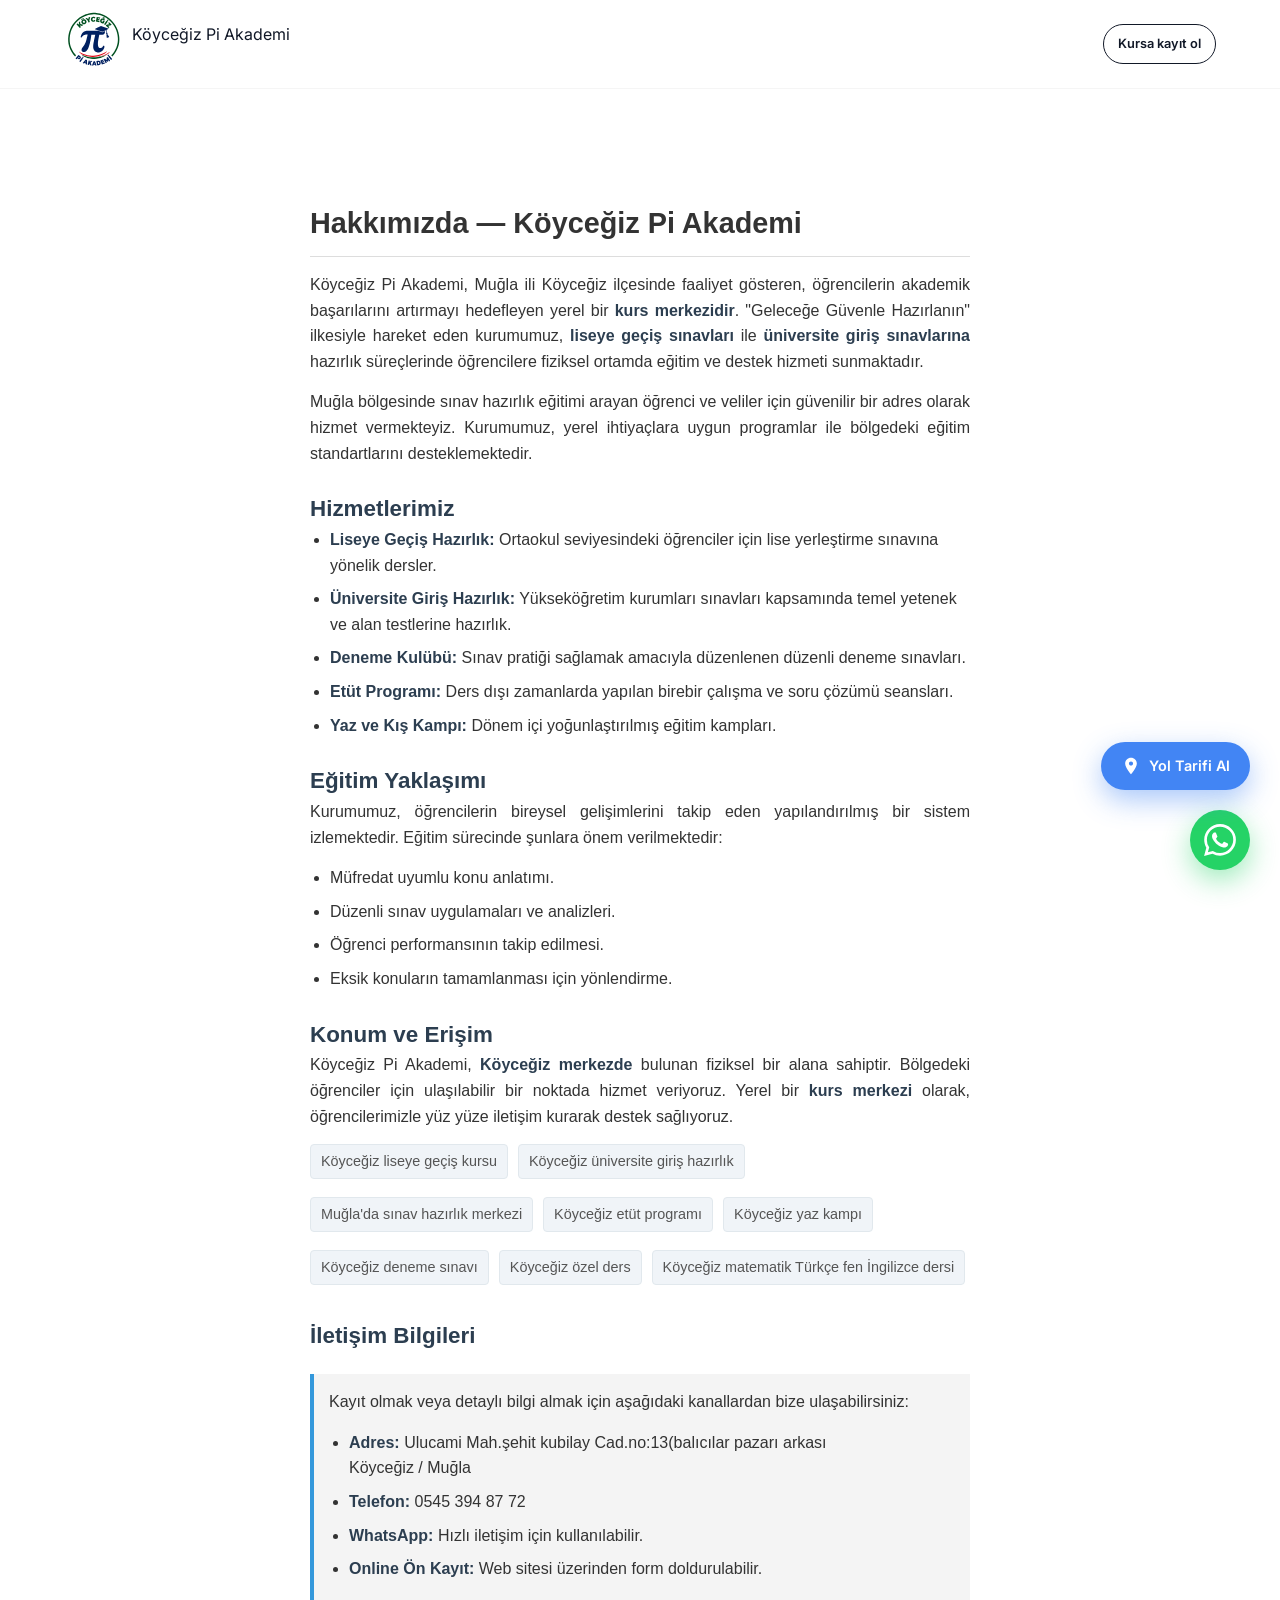
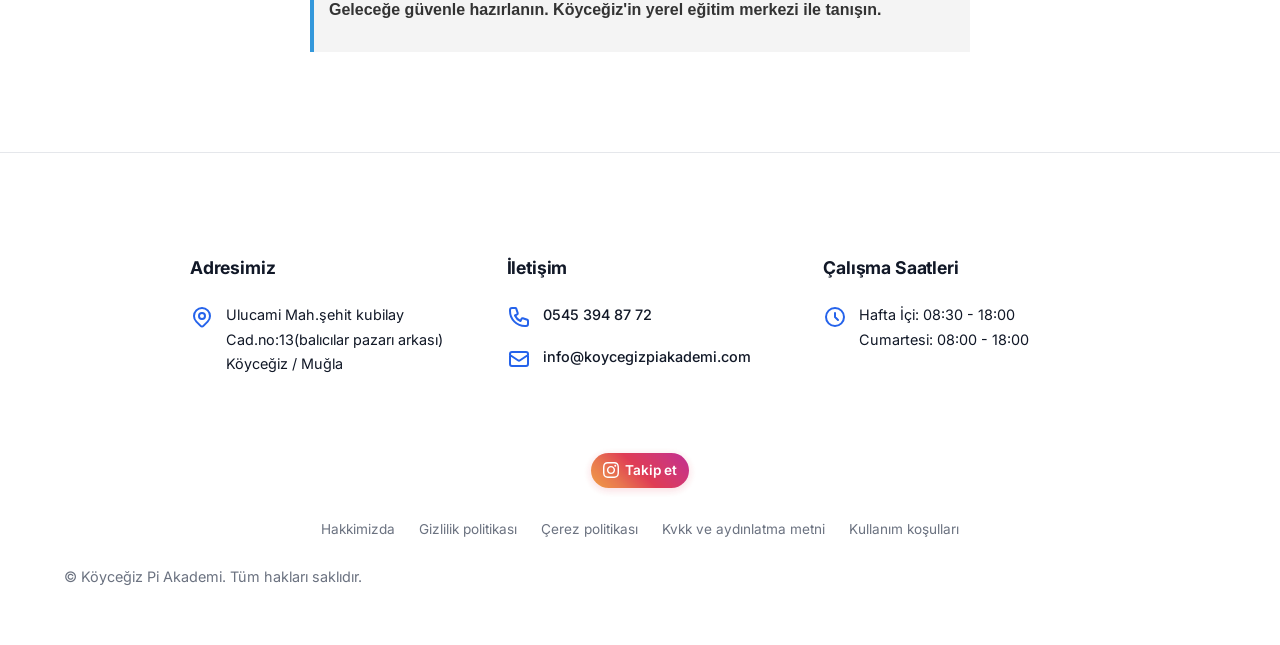
<file: hakkimizda.html>
<!DOCTYPE html>
<html lang="tr">
<head>
 <meta charset="UTF-8" />
 <meta name="viewport" content="width=device-width, initial-scale=1.0"/>
 
 <!-- TEMEL SEO ETİKETLERİ -->
 <title>Hakkımızda | Köyceğiz Pi Akademi</title>
 <meta name="description" content="Köyceğiz Pi Akademi hakkında genel bilgiler, kurumsal kimlik ve hizmetler.">
 <meta name="keywords" content="Pi Akademi, Köyceğiz Pi Akademi hakkında, eğitim kurumu">
 <meta name="author" content="Pi Akademi">
 <meta name="robots" content="index, follow">
 <link rel="canonical" href="https://www.koycegizpiakademi.com/about.html" />

 <!-- YAPAY ZEKA VE BOTLAR İÇİN ÖZEL ETİKETLER -->
 <meta name="googlebot" content="index, follow, max-snippet:-1, max-image-preview:large, max-video-preview:-1">
 <meta name="bingbot" content="index, follow, max-snippet:-1, max-image-preview:large, max-video-preview:-1">
 
 <!-- OPEN GRAPH (Sosyal Medya Paylaşımı) -->
 <meta property="og:type" content="website">
 <meta property="og:url" content="https://www.koycegizpiakademi.com/about.html">
 <meta property="og:title" content="Hakkımızda | Köyceğiz Pi Akademi">
 <meta property="og:description" content="Köyceğiz Pi Akademi hakkında genel bilgiler.">
 <meta property="og:image" content="https://images.unsplash.com/photo-1524178232363-1fb2b075b655?q=80&w=1200&auto=format&fit=crop">
 <meta property="og:locale" content="tr_TR">
 <meta property="og:site_name" content="Pi Akademi">

 <!-- TWITTER CARD -->
 <meta name="twitter:card" content="summary_large_image">
 <meta name="twitter:title" content="Hakkımızda | Köyceğiz Pi Akademi">
 <meta name="twitter:description" content="Köyceğiz Pi Akademi hakkında genel bilgiler.">
 <meta name="twitter:image" content="https://images.unsplash.com/photo-1524178232363-1fb2b075b655?q=80&w=1200&auto=format&fit=crop">

 <!-- SCHEMA.ORG (YAPISAL VERİ - HAKKIMIZDA SAYFASI İÇİN) -->
 <!-- Telefon, Adres, Koordinat, Saatler, Sınav İsimleri ve Kadro Detayları YOK -->
 <script type="application/ld+json">
 {
 "@context": "https://schema.org",
 "@type": "AboutPage",
 "name": "Hakkımızda",
 "description": "Köyceğiz Pi Akademi hakkında genel kurumsal bilgiler.",
 "url": "https://www.koycegizpiakademi.com/about.html",
 "isPartOf": {
 "@type": "WebSite",
 "name": "Pi Akademi",
 "url": "https://www.koycegizpiakademi.com/"
 },
 "publisher": {
 "@type": "EducationalOrganization",
 "name": "Köyceğiz Pi Akademi",
 "url": "https://www.koycegizpiakademi.com/"
 }
 }
 </script>

 <!-- Modern Font ve Stil -->
 <link rel="preconnect" href="https://fonts.googleapis.com"/>
 <link rel="preconnect" href="https://fonts.gstatic.com" crossorigin/>
 <link href="https://fonts.googleapis.com/css2?family=Inter:wght@400;500;600;700&display=swap" rel="stylesheet"/>
 <link href="style.css" rel="stylesheet"/>
</head>


<body>

  

 <!-- HEADER -->
 <header>
 <div class="logo-area">
      <a href="index.html">
<img src="logo.svg" alt="köyceğiz Pi Akademi Logosu" style="height: 60px; width: auto;">
 
    
      </a>
 <span class="logo-text">Köyceğiz Pi Akademi</span>
 </div>






   
 <div class="header-buttons">
 <a href="kayitformu.html" class="header-action-btn"> Kursa kayıt ol</a>
  <!--<a href="tallychat.html"  class="header-action-btn header-cta-btn">Kayıt Ol</a>-->
 </div>
 </header>

 <!-- ANA İÇERİK -->

<style>
 .about-container {
 max-width: 700px;
 margin: 0 auto;
 padding: 20px;
 font-family: sans-serif;
 line-height: 1.6;
 color: #333;
 }
 h1 { font-size: 1.8rem; margin-bottom: 15px; border-bottom: 1px solid #ddd; padding-bottom: 10px; }
 h2 { font-size: 1.4rem; margin-top: 25px; color: #2c3e50; }
 h3 { font-size: 1.1rem; margin-top: 15px; color: #555; }
 ul { padding-left: 20px; margin-bottom: 15px; }
 li { margin-bottom: 6px; }
 strong { color: #000; font-weight: bold; }
 .contact-info { background: #f4f4f4; padding: 15px; border-left: 4px solid #3498db; margin-top: 20px; }
 @media (max-width: 600px) {
 .about-container { padding: 15px; }
 h1 { font-size: 1.5rem; }
 h2 { font-size: 1.2rem; }
 }
</style>



<main>
 <style>
 .about-container {
 max-width: 700px;
 margin: 0 auto;
 padding: 20px;
 font-family: sans-serif;
 line-height: 1.6;
 color: #333;
 }
 h1 { font-size: 1.8rem; margin-bottom: 15px; border-bottom: 1px solid #ddd; padding-bottom: 10px; }
 h2 { font-size: 1.4rem; margin-top: 25px; color: #2c3e50; }
 h3 { font-size: 1.2rem; margin-top: 20px; color: #34495e; }
 p { margin-bottom: 15px; text-align: justify; }
 ul { margin-bottom: 15px; padding-left: 20px; }
 li { margin-bottom: 8px; }
 strong { color: #2c3e50; }
 .services-list ul, .approach-content ul, .location-content ul, .contact-info ul { list-style-type: disc; }
 .location-content ul { list-style-type: none; padding-left: 0; display: flex; flex-wrap: wrap; gap: 10px; }
 .location-content li { background: #f0f4f8; padding: 5px 10px; border-radius: 4px; font-size: 0.9rem; color: #555; border: 1px solid #e1e8ed; }
 .contact-info p { font-weight: 500; }
 </style>

 <div class="about-container">
 <h1>Hakkımızda — Köyceğiz Pi Akademi</h1>
 
 <p>
 Köyceğiz Pi Akademi, Muğla ili Köyceğiz ilçesinde faaliyet gösteren, öğrencilerin akademik başarılarını artırmayı hedefleyen yerel bir <strong>kurs merkezidir</strong>. "Geleceğe Güvenle Hazırlanın" ilkesiyle hareket eden kurumumuz, <strong>liseye geçiş sınavları</strong> ile <strong>üniversite giriş sınavlarına</strong> hazırlık süreçlerinde öğrencilere fiziksel ortamda eğitim ve destek hizmeti sunmaktadır.
 </p>
 <p>
 Muğla bölgesinde sınav hazırlık eğitimi arayan öğrenci ve veliler için güvenilir bir adres olarak hizmet vermekteyiz. Kurumumuz, yerel ihtiyaçlara uygun programlar ile bölgedeki eğitim standartlarını desteklemektedir.
 </p>

 <h2>Hizmetlerimiz</h2>
 <div class="services-list">
 <ul>
 <li><strong>Liseye Geçiş Hazırlık:</strong> Ortaokul seviyesindeki öğrenciler için lise yerleştirme sınavına yönelik dersler.</li>
 <li><strong>Üniversite Giriş Hazırlık:</strong> Yükseköğretim kurumları sınavları  kapsamında temel yetenek ve alan testlerine hazırlık.</li>
<li><strong>Deneme Kulübü:</strong> Sınav pratiği sağlamak amacıyla düzenlenen düzenli deneme sınavları.</li>
 <li><strong>Etüt Programı:</strong> Ders dışı zamanlarda yapılan birebir çalışma ve soru çözümü seansları.</li>
 <li><strong>Yaz ve Kış Kampı:</strong> Dönem içi yoğunlaştırılmış eğitim kampları.</li>
 </ul>
 </div>

 <h2>Eğitim Yaklaşımı</h2>
 <div class="approach-content">
 <p>Kurumumuz, öğrencilerin bireysel gelişimlerini takip eden yapılandırılmış bir sistem izlemektedir. Eğitim sürecinde şunlara önem verilmektedir:</p>
 <ul>
 <li>Müfredat uyumlu konu anlatımı.</li>
 <li>Düzenli sınav uygulamaları ve analizleri.</li>
 <li>Öğrenci performansının takip edilmesi.</li>
 <li>Eksik konuların tamamlanması için yönlendirme.</li>
 </ul>
 </div>

 <h2>Konum ve Erişim</h2>
 <div class="location-content">
 <p>
 Köyceğiz Pi Akademi, <strong>Köyceğiz merkezde</strong> bulunan fiziksel bir alana sahiptir. Bölgedeki öğrenciler için ulaşılabilir bir noktada hizmet veriyoruz. Yerel bir <strong>kurs merkezi</strong> olarak, öğrencilerimizle yüz yüze iletişim kurarak destek sağlıyoruz.
 </p>
 
 <!-- Anahtar Kelimeler Genel İfadelerle Güncellendi -->
 <ul>
 <li>Köyceğiz liseye geçiş kursu</li>
 <li>Köyceğiz üniversite giriş hazırlık</li>
 <li>Muğla'da sınav hazırlık merkezi</li>
 <li>Köyceğiz etüt programı</li>
 <li>Köyceğiz yaz kampı</li>
 <li>Köyceğiz deneme sınavı</li>
 <li>Köyceğiz özel ders</li>
 <li>Köyceğiz matematik Türkçe fen İngilizce dersi</li>
 </ul>
 </div>

 <h2>İletişim Bilgileri</h2>
 <div class="contact-info">
 <p>Kayıt olmak veya detaylı bilgi almak için aşağıdaki kanallardan bize ulaşabilirsiniz:</p>
 <ul>
 <li><strong>Adres:</strong> Ulucami Mah.şehit kubilay Cad.no:13(balıcılar pazarı arkası<br>Köyceğiz / Muğla
 </li>
 <li><strong>Telefon:</strong> 0545 394 87 72</li>
 <li><strong>WhatsApp:</strong> Hızlı iletişim için kullanılabilir.</li>
 <li><strong>Online Ön Kayıt:</strong> Web sitesi üzerinden form doldurulabilir.</li>
 </ul>
 <p style="margin-top: 15px; font-weight: bold;">Geleceğe güvenle hazırlanın. Köyceğiz'in yerel eğitim merkezi ile tanışın.</p>
 </div>
 </div>
</main>


 <!-- FOOTER -->
 <footer>
 <div class="footer-content">
 
 <div class="footer-col">
 <h4>Adresimiz</h4>
 <div class="contact-item">
 <svg class="contact-icon" fill="none" stroke="currentColor" viewBox="0 0 24 24"><path stroke-linecap="round" stroke-linejoin="round" stroke-width="2" d="M17.657 16.657L13.414 20.9a1.998 1.998 0 01-2.827 0l-4.244-4.243a8 8 0 1111.314 0z"></path><path stroke-linecap="round" stroke-linejoin="round" stroke-width="2" d="M15 11a3 3 0 11-6 0 3 3 0 016 0z"></path></svg>
 <div class="contact-text">
 Ulucami Mah.şehit kubilay Cad.no:13(balıcılar pazarı arkası)<br>Köyceğiz / Muğla
 </div>
 </div>
 </div>

 <div class="footer-col">
 <h4>İletişim</h4>
 <div class="contact-item">
 <svg class="contact-icon" fill="none" stroke="currentColor" viewBox="0 0 24 24"><path stroke-linecap="round" stroke-linejoin="round" stroke-width="2" d="M3 5a2 2 0 012-2h3.28a1 1 0 01.948.684l1.498 4.493a1 1 0 01-.502 1.21l-2.257 1.13a11.042 11.042 0 005.516 5.516l1.13-2.257a1 1 0 011.21-.502l4.493 1.498a1 1 0 01.684.949V19a2 2 0 01-2 2h-1C9.716 21 3 14.284 3 6V5z"></path></svg>
 <div class="contact-text">
 <a href="tel:+905453948772">0545 394 87 72</a>
 </div>
 </div>
 <div class="contact-item">
 <svg class="contact-icon" fill="none" stroke="currentColor" viewBox="0 0 24 24"><path stroke-linecap="round" stroke-linejoin="round" stroke-width="2" d="M3 8l7.89 5.26a2 2 0 002.22 0L21 8M5 19h14a2 2 0 002-2V7a2 2 0 00-2-2H5a2 2 0 00-2 2v10a2 2 0 002 2z"></path></svg>
 <div class="contact-text">
 <a href="mailto:info@koycegizpiakademi.com">info@koycegizpiakademi.com</a>
 </div>
 </div>
 </div>

 <div class="footer-col">
 <h4>Çalışma Saatleri</h4>
 <div class="contact-item">
 <svg class="contact-icon" fill="none" stroke="currentColor" viewBox="0 0 24 24"><path stroke-linecap="round" stroke-linejoin="round" stroke-width="2" d="M12 8v4l3 3m6-3a9 9 0 11-18 0 9 9 0 0118 0z"></path></svg>
 <div class="contact-text">
 Hafta İçi: 08:30 - 18:00<br>Cumartesi: 08:00 - 18:00
 </div>
 </div>
 </div>

 </div>

 <div style="margin-top: 30px;">
 <a href="https://www.instagram.com/koycegizpiakademi?stkn=MWRjOWJqcXd1cDNwNw=="  class="footer-instagram-link">
 <svg viewBox="0 0 24 24"><path d="M12 2.163c3.204 0 3.584.012 4.85.07 3.252.148 4.771 1.691 4.919 4.919.058 1.265.069 1.645.069 4.849 0 3.205-.012 3.584-.069 4.849-.149 3.225-1.664 4.771-4.919 4.919-1.266.058-1.644.07-4.85.07-3.204 0-3.584-.012-4.849-.07-3.26-.149-4.771-1.699-4.919-4.92-.058-1.265-.07-1.644-.07-4.849 0-3.204.013-3.583.07-4.849.149-3.227 1.664-4.771 4.919-4.919 1.266-.057 1.645-.069 4.849-.069zm0-2.163c-3.259 0-3.667.014-4.947.072-4.358.2-6.78 2.618-6.98 6.98-.059 1.281-.073 1.689-.073 4.948 0 3.259.014 3.668.072 4.948.2 4.358 2.618 6.78 6.98 6.98 1.281.058 1.689.072 4.948.072 3.259 0 3.668-.014 4.948-.072 4.354-.2 6.782-2.618 6.979-6.98.059-1.28.073-1.689.073-4.948 0-3.259-.014-3.667-.072-4.947-.196-4.354-2.617-6.78-6.979-6.98-1.281-.059-1.69-.073-4.949-.073zm0 5.838c-3.403 0-6.162 2.759-6.162 6.162s2.759 6.163 6.162 6.163 6.162-2.759 6.162-6.163c0-3.403-2.759-6.162-6.162-6.162zm0 10.162c-2.209 0-4-1.79-4-4 0-2.209 1.791-4 4-4s4 1.791 4 4c0 2.21-1.791 4-4 4zm6.406-11.845c-.796 0-1.441.645-1.441 1.44s.645 1.44 1.441 1.44c.795 0 1.439-.645 1.439-1.44s-.644-1.44-1.439-1.44z"/></svg>
 Takip et
 </a>
 </div>

  <div class="footer-links">
       <a href="hakkimizda.html">Hakkimizda</a>
 <a href="gizlilik.html">Gizlilik politikası</a>
 <a href="cookie">Çerez politikası</a>
 <a href="kvkk.html">Kvkk ve aydınlatma metni</a>
   <a href="kullanim.html">Kullanım koşulları</a>

  </div>
 </br>


   <p>© <span id="yil"></span> Köyceğiz Pi Akademi. Tüm hakları saklıdır.</p>

 </footer>

 <!-- WHATSAPP BUTONU -->
 <a href="https://wa.me/+905453948772" class="whatsapp-float" title="WhatsApp'tan Yazın">
 <svg viewBox="0 0 24 24">
 <path d="M17.472 14.382c-.297-.149-1.758-.867-2.03-.967-.273-.099-.471-.148-.67.15-.197.297-.767.966-.94 1.164-.173.199-.347.223-.644.075-.297-.15-1.255-.463-2.39-1.475-.883-.788-1.48-1.761-1.653-2.059-.173-.297-.018-.458.13-.606.134-.133.298-.347.446-.52.149-.174.198-.298.298-.497.099-.198.05-.371-.025-.52-.075-.149-.669-1.612-.916-2.207-.242-.579-.487-.5-.669-.51-.173-.008-.371-.01-.57-.01-.198 0-.52.074-.792.372-.272.297-1.04 1.016-1.04 2.479 0 1.462 1.065 2.875 1.213 3.074.149.198 2.096 3.2 5.077 4.487.709.306 1.262.489 1.694.625.712.227 1.36.195 1.871.118.571-.085 1.758-.719 2.006-1.413.248-.694.248-1.289.173-1.413-.074-.124-.272-.198-.57-.347m-5.421 7.403h-.004a9.87 9.87 0 01-5.031-1.378l-.361-.214-3.741.982.998-3.648-.235-.374a9.86 9.86 0 01-1.51-5.26c.001-5.45 4.436-9.884 9.888-9.884 2.64 0 5.122 1.03 6.988 2.898a9.825 9.825 0 012.893 6.994c-.003 5.45-4.437 9.884-9.885 9.884m8.413-18.297A11.815 11.815 0 0012.05 0C5.495 0 .16 5.335.157 11.892c0 2.096.547 4.142 1.588 5.945L.057 24l6.305-1.654a11.882 11.882 0 005.683 1.448h.005c6.554 0 11.89-5.335 11.893-11.893a11.821 11.821 0 00-3.48-8.413Z"/>
 </svg>
 </a>

 <!-- YOL TARİFİ BUTONU -->
 <a href="https://www.google.com/maps/search/?api=1&query=Muğla+Köyceğiz+Ulucami+Mah.+Şehit+Kubilay+Cad.+No:13
"  class="direction-float" title="Yol Tarifi Al">
 <svg viewBox="0 0 24 24"><path d="M12 2C8.13 2 5 5.13 5 9c0 5.25 7 13 7 13s7-7.75 7-13c0-3.87-3.13-7-7-7zm0 9.5c-1.38 0-2.5-1.12-2.5-2.5s1.12-2.5 2.5-2.5 2.5 1.12 2.5 2.5-1.12 2.5-2.5 2.5z"/></svg>
 Yol Tarifi Al
 </a>
</body>  


 <!-- YARDIM BUTONU -->
  <!--
 <a href="#yardim" class="help-float" title="Yardım & Destek">
 <svg viewBox="0 0 24 24">
 <path d="M12 2C6.48 2 2 6.48 2 12s4.48 10 10 10 10-4.48 10-10S17.52 2 12 2zm1 17h-2v-2h2v2zm2.07-7.75l-.9.92C13.45 12.9 13 13.5 13 15h-2v-.5c0-1.1.45-2.1 1.17-2.83l1.24-1.26c.37-.36.59-.86.59-1.41 0-1.1-.9-2-2-2s-2 .9-2 2H8c0-2.21 1.79-4 4-4s4 1.79 4 4c0 .88-.36 1.68-.93 2.25z"/>
 </svg>
 </a>-->

</body>
</html>
</file>
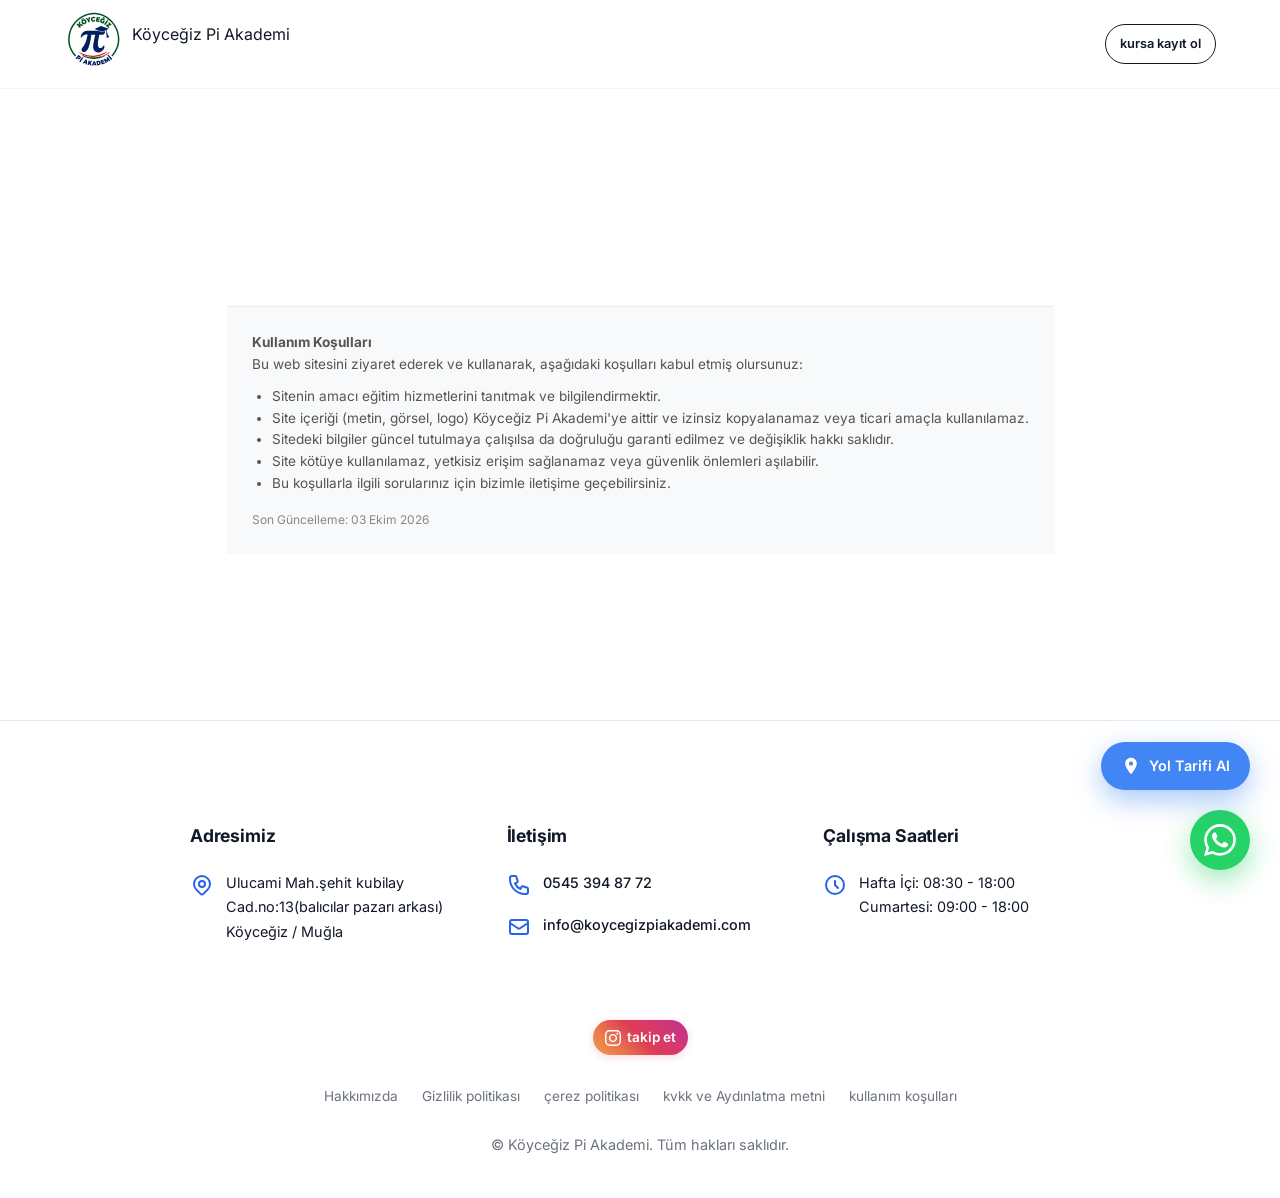
<file: kullanim.html>
<!DOCTYPE html>

<html lang="tr">




<head>
 <meta charset="UTF-8" />
 <meta name="viewport" content="width=device-width, initial-scale=1.0"/>
 
 <!-- TEMEL SEO ETİKETLERİ -->
 <title>Kullanım Koşulları | Köyceğiz Pi Akademi</title>
 <meta name="description" content="Köyceğiz Pi Akademi web sitesinin kullanım koşulları ve kullanıcı hakları hakkında detaylı bilgiler.">
 <meta name="robots" content="index, follow">
 <link rel="canonical" href="https://www.koycegizpiakademi.com/kullanım koşulları.html" /> <!-- Dosya adını kontrol et -->

 <!-- YAPAY ZEKA VE BOTLAR İÇİN ÖZEL ETİKETLER -->
 <meta name="googlebot" content="index, follow, max-snippet:-1, max-image-preview:large, max-video-preview:-1">
 <meta name="bingbot" content="index, follow, max-snippet:-1, max-image-preview:large, max-video-preview:-1">
 
 <!-- OPEN GRAPH -->
 <meta property="og:type" content="website">
 <meta property="og:url" content="https://www.koycegizpiakademi.com/kullanım koşulları.html">
 <meta property="og:title" content="Kullanım Koşulları | Köyceğiz Pi Akademi">
 <meta property="og:description" content="Web sitemizin kullanım kuralları ve yasal uyarılar.">
 <meta property="og:image" content="https://www.koycegizpiakademi.com/logo.svg">
 <meta property="og:locale" content="tr_TR">
 <meta property="og:site_name" content="Pi Akademi">

 <!-- TWITTER CARD -->
 <meta name="twitter:card" content="summary_large_image">
 <meta name="twitter:title" content="Kullanım Koşulları | Köyceğiz Pi Akademi">
 <meta name="twitter:description" content="Web sitemizin kullanım kuralları ve yasal uyarılar.">
 <meta name="twitter:image" content="https://www.koycegizpiakademi.com/logo.svg">

 <!-- SCHEMA.ORG (SADECE YASAL SAYFA İÇİN - TELEFON YOK) -->
 <script type="application/ld+json">
 {
 "@context": "https://schema.org",
 "@type": "WebPage",
 "name": "Kullanım Koşulları",
 "description": "Köyceğiz Pi Akademi web sitesinin kullanım koşulları.",
 "url": "https://www.koycegizpiakademi.com/kullanım koşulları.html",
 "isPartOf": {
 "@type": "WebSite",
 "name": "Köyceğiz Pi Akademi",
 "url": "https://www.koycegizpiakademi.com/"
 },
 "publisher": {
 "@type": "EducationalOrganization",
 "name": "Köyceğiz Pi Akademi",
 "url": "https://www.koycegizpiakademi.com/"
 }
 }
 </script>

 <!-- Modern Font ve Stil -->
 <link rel="preconnect" href="https://fonts.googleapis.com"/>
 <link rel="preconnect" href="https://fonts.gstatic.com" crossorigin/>
 <link href="https://fonts.googleapis.com/css2?family=Inter:wght@400;500;600;700&display=swap" rel="stylesheet"/>
 <link href="style.css" rel="stylesheet"/>
</head>

<body>

  

 <!-- HEADER -->
 <header>
 <!--<div class="logo-area" onclick="window.location.href='index.html'">
 <div class="logo-icon">KP-->
      

<div class="logo-area">
      <a href="index.html">
<img src="logo.svg" alt="köyceğiz Pi Akademi Logosu" style="height: 60px; width: auto;">
 
    
      </a>
 <span class="logo-text">Köyceğiz Pi Akademi</span>
 </div>



   
 <div class="header-buttons">
 <a href="kayitformu.html" class="header-action-btn"> kursa kayıt ol</a>
  <!--<a href="tallychat.html"  class="header-action-btn header-cta-btn">Kayıt Ol</a>-->
 </div>
 </header>

 <!-- ANA İÇERİK -->
  <main>
<div style="background-color: #f8f9fa; border-top: 1px solid #e9ecef; padding: 25px; margin-top: 40px; font-size: 0.85rem; color: #555; line-height: 1.6;">
 <p><strong>Kullanım Koşulları</strong></p>
 <p>Bu web sitesini ziyaret ederek ve kullanarak, aşağıdaki koşulları kabul etmiş olursunuz:</p>
 <ul style="margin-top: 10px; padding-left: 20px;">
 <li>Sitenin amacı eğitim hizmetlerini tanıtmak ve bilgilendirmektir.</li>
 <li>Site içeriği (metin, görsel, logo) Köyceğiz Pi Akademi'ye aittir ve izinsiz kopyalanamaz veya ticari amaçla kullanılamaz.</li>
 <li>Sitedeki bilgiler güncel tutulmaya çalışılsa da doğruluğu garanti edilmez ve değişiklik hakkı saklıdır.</li>
 <li>Site kötüye kullanılamaz, yetkisiz erişim sağlanamaz veya güvenlik önlemleri aşılabilir.</li>
 <li>Bu koşullarla ilgili sorularınız için bizimle iletişime geçebilirsiniz.</li>
 </ul>
 <p style="margin-top: 15px; font-size: 0.75rem; color: #888;">Son Güncelleme: 03 Ekim 2026</p>
</div>

    
  </main>


<!-- Küçük bir CSS düzeltmesi: + işaretinin döndürülmesi için (isteğe bağlı, tarayıcı desteği iyidir) -->
<style>
 details[open] summary span { transform: rotate(180deg); }
 summary::-webkit-details-marker { display: none; } /* Chrome/Safari'deki varsayılan üçgeni gizle */
</style>


 <!-- FOOTER -->
 <footer>
 <div class="footer-content">
 
 <div class="footer-col">
 <h4>Adresimiz</h4>
 <div class="contact-item">
 <svg class="contact-icon" fill="none" stroke="currentColor" viewBox="0 0 24 24"><path stroke-linecap="round" stroke-linejoin="round" stroke-width="2" d="M17.657 16.657L13.414 20.9a1.998 1.998 0 01-2.827 0l-4.244-4.243a8 8 0 1111.314 0z"></path><path stroke-linecap="round" stroke-linejoin="round" stroke-width="2" d="M15 11a3 3 0 11-6 0 3 3 0 016 0z"></path></svg>
 <div class="contact-text">
 Ulucami Mah.şehit kubilay Cad.no:13(balıcılar pazarı arkası)<br>Köyceğiz / Muğla
 </div>
 </div>
 </div>

 <div class="footer-col">
 <h4>İletişim</h4>
 <div class="contact-item">
 <svg class="contact-icon" fill="none" stroke="currentColor" viewBox="0 0 24 24"><path stroke-linecap="round" stroke-linejoin="round" stroke-width="2" d="M3 5a2 2 0 012-2h3.28a1 1 0 01.948.684l1.498 4.493a1 1 0 01-.502 1.21l-2.257 1.13a11.042 11.042 0 005.516 5.516l1.13-2.257a1 1 0 011.21-.502l4.493 1.498a1 1 0 01.684.949V19a2 2 0 01-2 2h-1C9.716 21 3 14.284 3 6V5z"></path></svg>
 <div class="contact-text">
 <a href="tel:+905453948772">0545 394 87 72</a>
 </div>
 </div>
 <div class="contact-item">
 <svg class="contact-icon" fill="none" stroke="currentColor" viewBox="0 0 24 24"><path stroke-linecap="round" stroke-linejoin="round" stroke-width="2" d="M3 8l7.89 5.26a2 2 0 002.22 0L21 8M5 19h14a2 2 0 002-2V7a2 2 0 00-2-2H5a2 2 0 00-2 2v10a2 2 0 002 2z"></path></svg>
 <div class="contact-text">
 <a href="mailto:info@koycegizpiakademi.com">info@koycegizpiakademi.com</a>
 </div>
 </div>
 </div>

 <div class="footer-col">
 <h4>Çalışma Saatleri</h4>
 <div class="contact-item">
 <svg class="contact-icon" fill="none" stroke="currentColor" viewBox="0 0 24 24"><path stroke-linecap="round" stroke-linejoin="round" stroke-width="2" d="M12 8v4l3 3m6-3a9 9 0 11-18 0 9 9 0 0118 0z"></path></svg>
 <div class="contact-text">
 Hafta İçi: 08:30 - 18:00<br>Cumartesi: 09:00 - 18:00
 </div>
 </div>
 </div>

 </div>

 <div style="margin-top: 30px;">
 <a href="https://www.instagram.com/koycegizpiakademi?stkn=MWRjOWJqcXd1cDNwNw=="  class="footer-instagram-link">
 <svg viewBox="0 0 24 24"><path d="M12 2.163c3.204 0 3.584.012 4.85.07 3.252.148 4.771 1.691 4.919 4.919.058 1.265.069 1.645.069 4.849 0 3.205-.012 3.584-.069 4.849-.149 3.225-1.664 4.771-4.919 4.919-1.266.058-1.644.07-4.85.07-3.204 0-3.584-.012-4.849-.07-3.26-.149-4.771-1.699-4.919-4.92-.058-1.265-.07-1.644-.07-4.849 0-3.204.013-3.583.07-4.849.149-3.227 1.664-4.771 4.919-4.919 1.266-.057 1.645-.069 4.849-.069zm0-2.163c-3.259 0-3.667.014-4.947.072-4.358.2-6.78 2.618-6.98 6.98-.059 1.281-.073 1.689-.073 4.948 0 3.259.014 3.668.072 4.948.2 4.358 2.618 6.78 6.98 6.98 1.281.058 1.689.072 4.948.072 3.259 0 3.668-.014 4.948-.072 4.354-.2 6.782-2.618 6.979-6.98.059-1.28.073-1.689.073-4.948 0-3.259-.014-3.667-.072-4.947-.196-4.354-2.617-6.78-6.979-6.98-1.281-.059-1.69-.073-4.949-.073zm0 5.838c-3.403 0-6.162 2.759-6.162 6.162s2.759 6.163 6.162 6.163 6.162-2.759 6.162-6.163c0-3.403-2.759-6.162-6.162-6.162zm0 10.162c-2.209 0-4-1.79-4-4 0-2.209 1.791-4 4-4s4 1.791 4 4c0 2.21-1.791 4-4 4zm6.406-11.845c-.796 0-1.441.645-1.441 1.44s.645 1.44 1.441 1.44c.795 0 1.439-.645 1.439-1.44s-.644-1.44-1.439-1.44z"/></svg>
 takip et
 </a>
 </div>

  <div class="footer-links">
   <a href="Hakkimizda.html">Hakkımızda</a>
 <a href="gizlilik.html">Gizlilik politikası</a>
 <a href="cookie">çerez politikası</a>
 <a href="kvkk">kvkk ve Aydınlatma metni</a>
    <a href="kullanim.html">kullanım koşulları</a>
 </div>
 </br>


   <p>© <span id="yil"></span> Köyceğiz Pi Akademi. Tüm hakları saklıdır.</p>

   
 </footer>

 <!-- WHATSAPP BUTONU -->
 <a href="https://wa.me/+905453948772" class="whatsapp-float" title="WhatsApp'tan Yazın">
 <svg viewBox="0 0 24 24">
 <path d="M17.472 14.382c-.297-.149-1.758-.867-2.03-.967-.273-.099-.471-.148-.67.15-.197.297-.767.966-.94 1.164-.173.199-.347.223-.644.075-.297-.15-1.255-.463-2.39-1.475-.883-.788-1.48-1.761-1.653-2.059-.173-.297-.018-.458.13-.606.134-.133.298-.347.446-.52.149-.174.198-.298.298-.497.099-.198.05-.371-.025-.52-.075-.149-.669-1.612-.916-2.207-.242-.579-.487-.5-.669-.51-.173-.008-.371-.01-.57-.01-.198 0-.52.074-.792.372-.272.297-1.04 1.016-1.04 2.479 0 1.462 1.065 2.875 1.213 3.074.149.198 2.096 3.2 5.077 4.487.709.306 1.262.489 1.694.625.712.227 1.36.195 1.871.118.571-.085 1.758-.719 2.006-1.413.248-.694.248-1.289.173-1.413-.074-.124-.272-.198-.57-.347m-5.421 7.403h-.004a9.87 9.87 0 01-5.031-1.378l-.361-.214-3.741.982.998-3.648-.235-.374a9.86 9.86 0 01-1.51-5.26c.001-5.45 4.436-9.884 9.888-9.884 2.64 0 5.122 1.03 6.988 2.898a9.825 9.825 0 012.893 6.994c-.003 5.45-4.437 9.884-9.885 9.884m8.413-18.297A11.815 11.815 0 0012.05 0C5.495 0 .16 5.335.157 11.892c0 2.096.547 4.142 1.588 5.945L.057 24l6.305-1.654a11.882 11.882 0 005.683 1.448h.005c6.554 0 11.89-5.335 11.893-11.893a11.821 11.821 0 00-3.48-8.413Z"/>
 </svg>
 </a>

 <!-- YOL TARİFİ BUTONU -->
 <a href="https://www.google.com/maps/search/?api=1&query=Muğla+Köyceğiz+Ulucami+Mah.+Şehit+Kubilay+Cad.+No:13
" class="direction-float" title="Yol Tarifi Al">
 <svg viewBox="0 0 24 24"><path d="M12 2C8.13 2 5 5.13 5 9c0 5.25 7 13 7 13s7-7.75 7-13c0-3.87-3.13-7-7-7zm0 9.5c-1.38 0-2.5-1.12-2.5-2.5s1.12-2.5 2.5-2.5 2.5 1.12 2.5 2.5-1.12 2.5-2.5 2.5z"/></svg>
 Yol Tarifi Al
 </a>

 <!-- YARDIM BUTONU -->
  <!--
 <a href="#yardim" class="help-float" title="Yardım & Destek">
 <svg viewBox="0 0 24 24">
 <path d="M12 2C6.48 2 2 6.48 2 12s4.48 10 10 10 10-4.48 10-10S17.52 2 12 2zm1 17h-2v-2h2v2zm2.07-7.75l-.9.92C13.45 12.9 13 13.5 13 15h-2v-.5c0-1.1.45-2.1 1.17-2.83l1.24-1.26c.37-.36.59-.86.59-1.41 0-1.1-.9-2-2-2s-2 .9-2 2H8c0-2.21 1.79-4 4-4s4 1.79 4 4c0 .88-.36 1.68-.93 2.25z"/>
 </svg>
 </a>

</body>
</html> -->
  

</body>
</>
</file>
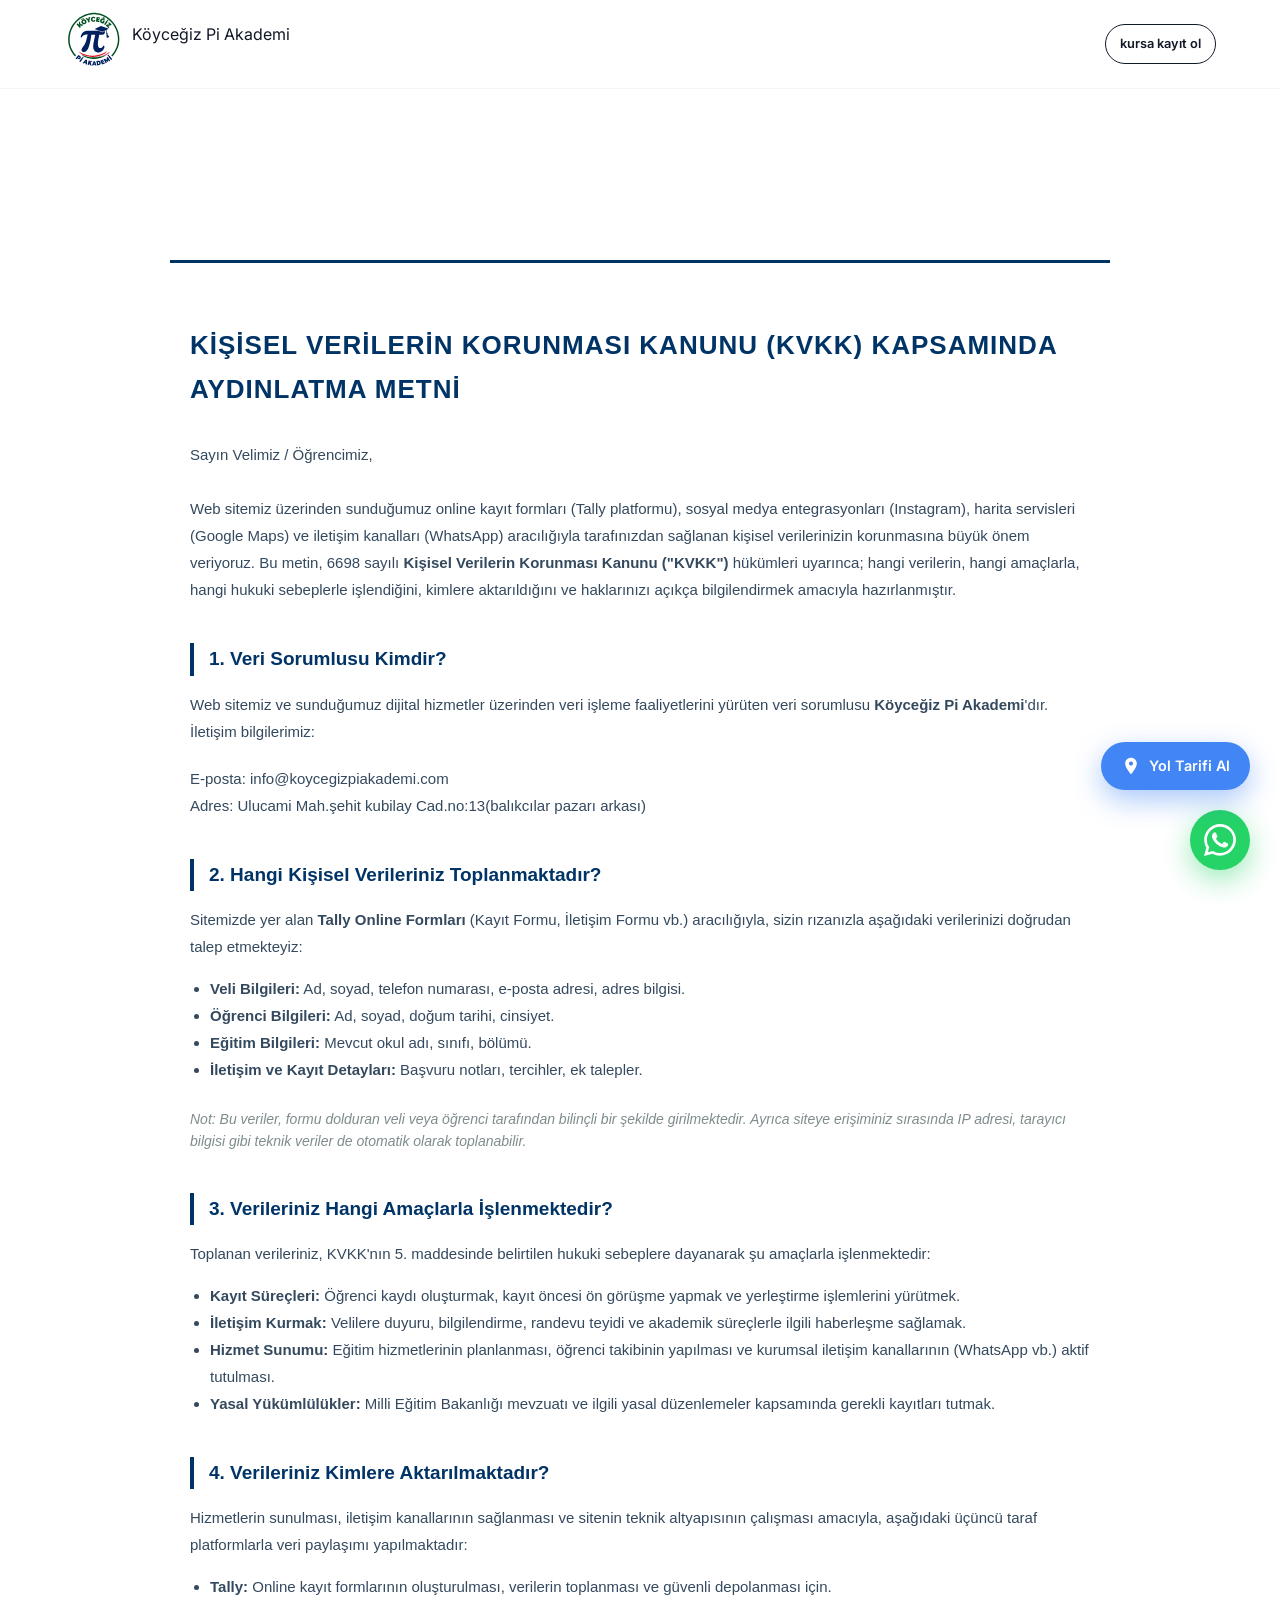
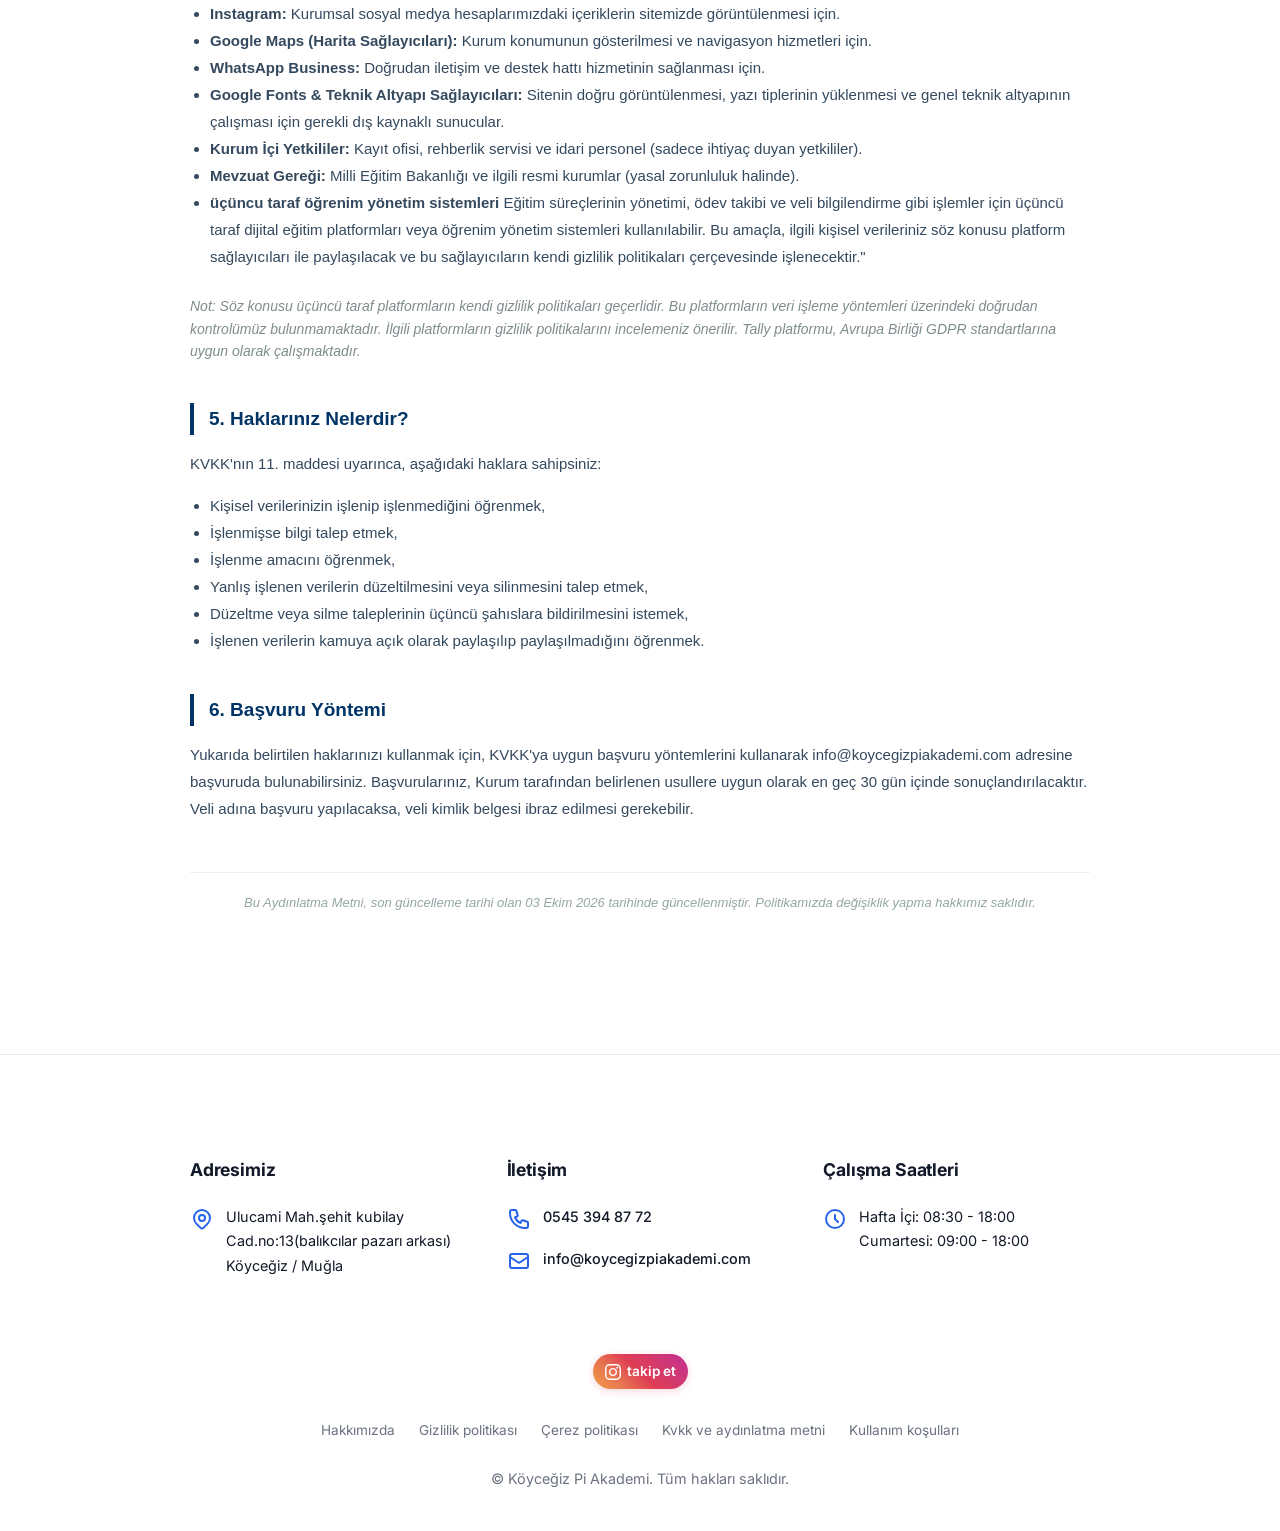
<file: kvkk.html>
<!DOCTYPE html>

<html lang="tr">




<head>
 <meta charset="UTF-8" />
 <meta name="viewport" content="width=device-width, initial-scale=1.0"/>
 
 <!-- TEMEL SEO ETİKETLERİ -->
 <title>Gizlilik Politikası ve Aydınlatma Metni | Köyceğiz Pi Akademi</title>
 <meta name="description" content="Köyceğiz Pi Akademi'nin Kişisel Verilerin Korunması Kanunu (KVKK) kapsamında hazırlanmış gizlilik politikası ve veri işleme metni. Kullanıcı verilerinizin güvenliği burada korunur.">
 <meta name="robots" content="index, follow">
 
 <!-- KANONİK LİNK -->
 <!-- Dosya adınız privacy.html ise aşağıdaki linki buna göre düzenleyin -->
 <link rel="canonical" href="https://www.koycegizpiakademi.com/Kvkk ve aydınlatma metni.html.html" />

 <!-- YAPAY ZEKA VE BOTLAR İÇİN ÖZEL ETİKETLER -->
 <meta name="googlebot" content="index, follow, max-snippet:-1, max-image-preview:large, max-video-preview:-1">
 <meta name="bingbot" content="index, follow, max-snippet:-1, max-image-preview:large, max-video-preview:-1">
 
 <!-- OPEN GRAPH (Sosyal Medya Paylaşımı) -->
 <meta property="og:type" content="website">
 <meta property="og:url" content="https://www.koycegizpiakademi.com/Kvkk ve aydınlatma metni.html">
 <meta property="og:title" content="Gizlilik Politikası | Köyceğiz Pi Akademi">
 <meta property="og:description" content="Kişisel verilerinizin nasıl korunduğu ve işlendiğine dair detaylı bilgiler.">
 <meta property="og:image" content="https://www.koycegizpiakademi.com/logo.svg">
 <meta property="og:locale" content="tr_TR">
 <meta property="og:site_name" content="Pi Akademi">

 <!-- TWITTER CARD -->
 <meta name="twitter:card" content="summary_large_image">
 <meta name="twitter:title" content="Gizlilik Politikası | Köyceğiz Pi Akademi">
 <meta name="twitter:description" content="Kişisel verilerinizin nasıl korunduğu ve işlendiğine dair detaylı bilgiler.">
 <meta name="twitter:image" content="https://www.koycegizpiakademi.com/logo.svg">

 <!-- SCHEMA.ORG (YAPISAL VERİ - YASAL SAYFA İÇİN) -->
 <script type="application/ld+json">
 {
 "@context": "https://schema.org",
 "@type": "WebPage",
 "name": "Gizlilik Politikası ve Aydınlatma Metni",
 "description": "Köyceğiz Pi Akademi'nin KVKK kapsamında hazırlanan gizlilik politikası.",
 "url": "https://www.koycegizpiakademi.com/Kvkk ve aydınlatma metni.html",
 "isPartOf": {
 "@type": "WebSite",
 "name": "Köyceğiz Pi Akademi",
 "url": "https://www.koycegizpiakademi.com/"
 },
 "publisher": {
 "@type": "EducationalOrganization",
 "name": "Köyceğiz Pi Akademi",
 "url": "https://www.koycegizpiakademi.com/"
 }
 }
 </script>

 <!-- Modern Font ve Stil -->
 <link rel="preconnect" href="https://fonts.googleapis.com"/>
 <link rel="preconnect" href="https://fonts.gstatic.com" crossorigin/>
 <link href="https://fonts.googleapis.com/css2?family=Inter:wght@400;500;600;700&display=swap" rel="stylesheet"/>
 <link href="style.css" rel="stylesheet"/>
</head>

<body>

  

 <!-- HEADER -->
 <header>
 <!--<div class="logo-area" onclick="window.location.href='index.html'">
 <div class="logo-icon">KP-->
   <div class="logo-area">
      <a href="index.html">
<img src="logo.svg" alt="köyceğiz Pi Akademi Logosu" style="height: 60px; width: auto;">
 
    
      </a>
 <span class="logo-text">Köyceğiz Pi Akademi</span>
 </div>
  </div>




   
 <div class="header-buttons">
 <a href="kayitformu.html" class="header-action-btn"> kursa kayıt ol</a>
  <!--<a href="tallychat.html"  class="header-action-btn header-cta-btn">Kayıt Ol</a>-->
 </div>
 </header>

 <!-- ANA İÇERİK -->
 


   
<main>

  <!-- KVKK Aydınlatma Metni (Tam ve Güncel) -->
<div style="text-align: left; padding: 60px 20px; background-color: #ffffff; border-top: 3px solid #003366; margin-top: 80px; font-family: 'Segoe UI', Tahoma, Geneva, Verdana, sans-serif; color: #2c3e50; max-width: 100%;">
 <div style="max-width: 900px; margin: 0 auto;">
 
 <!-- Başlık -->
 <h2 style="color: #003366; font-size: 26px; margin-bottom: 30px; font-weight: 700; text-transform: uppercase; letter-spacing: 1px;">
 Kişisel Verilerin Korunması Kanunu (KVKK) Kapsamında Aydınlatma Metni
 </h2>

 <!-- Giriş -->
 <p style="font-size: 15px; line-height: 1.8; margin-bottom: 25px; color: #34495e;">
 Sayın Velimiz / Öğrencimiz, 
 <br><br>
 Web sitemiz üzerinden sunduğumuz online kayıt formları (Tally platformu), sosyal medya entegrasyonları (Instagram), harita servisleri (Google Maps) ve iletişim kanalları (WhatsApp) aracılığıyla tarafınızdan sağlanan kişisel verilerinizin korunmasına büyük önem veriyoruz. Bu metin, 6698 sayılı <strong>Kişisel Verilerin Korunması Kanunu ("KVKK")</strong> hükümleri uyarınca; hangi verilerin, hangi amaçlarla, hangi hukuki sebeplerle işlendiğini, kimlere aktarıldığını ve haklarınızı açıkça bilgilendirmek amacıyla hazırlanmıştır.
 </p>

 <!-- 1. Veri Sorumlusu -->
 <h3 style="color: #003366; font-size: 19px; margin-top: 40px; margin-bottom: 15px; font-weight: 600; border-left: 4px solid #003366; padding-left: 15px;">
 1. Veri Sorumlusu Kimdir?
 </h3>
 <p style="font-size: 15px; line-height: 1.8; margin-bottom: 20px; color: #34495e;">
 Web sitemiz ve sunduğumuz dijital hizmetler üzerinden veri işleme faaliyetlerini yürüten veri sorumlusu <strong>Köyceğiz Pi Akademi</strong>'dır. İletişim bilgilerimiz:</p>
 <p style="font-size: 15px; line-height: 1.8; margin-bottom: 20px; color: #34495e; font-weight: 500;">
 E-posta: info@koycegizpiakademi.com<br>
 Adres: Ulucami Mah.şehit kubilay Cad.no:13(balıkcılar pazarı arkası)
 </p>

 <!-- 2. Toplanan Veriler -->
 <h3 style="color: #003366; font-size: 19px; margin-top: 40px; margin-bottom: 15px; font-weight: 600; border-left: 4px solid #003366; padding-left: 15px;">
 2. Hangi Kişisel Verileriniz Toplanmaktadır?
 </h3>
 <p style="font-size: 15px; line-height: 1.8; margin-bottom: 15px; color: #34495e;">
 Sitemizde yer alan <strong>Tally Online Formları</strong> (Kayıt Formu, İletişim Formu vb.) aracılığıyla, sizin rızanızla aşağıdaki verilerinizi doğrudan talep etmekteyiz:</p>
 <ul style="font-size: 15px; line-height: 1.8; margin-left: 20px; margin-bottom: 25px; color: #34495e;">
 <li><strong>Veli Bilgileri:</strong> Ad, soyad, telefon numarası, e-posta adresi, adres bilgisi.</li>
 <li><strong>Öğrenci Bilgileri:</strong> Ad, soyad, doğum tarihi, cinsiyet.</li>
 <li><strong>Eğitim Bilgileri:</strong> Mevcut okul adı, sınıfı, bölümü.</li>
 <li><strong>İletişim ve Kayıt Detayları:</strong> Başvuru notları, tercihler, ek talepler.</li>
 </ul>
 <p style="font-size: 14px; line-height: 1.6; margin-bottom: 25px; color: #7f8c8d; font-style: italic;">
 Not: Bu veriler, formu dolduran veli veya öğrenci tarafından bilinçli bir şekilde girilmektedir. Ayrıca siteye erişiminiz sırasında IP adresi, tarayıcı bilgisi gibi teknik veriler de otomatik olarak toplanabilir.
 </p>

 <!-- 3. İşleme Amaçları -->
 <h3 style="color: #003366; font-size: 19px; margin-top: 40px; margin-bottom: 15px; font-weight: 600; border-left: 4px solid #003366; padding-left: 15px;">
 3. Verileriniz Hangi Amaçlarla İşlenmektedir?
 </h3>
 <p style="font-size: 15px; line-height: 1.8; margin-bottom: 15px; color: #34495e;">
 Toplanan verileriniz, KVKK'nın 5. maddesinde belirtilen hukuki sebeplere dayanarak şu amaçlarla işlenmektedir:</p>
 <ul style="font-size: 15px; line-height: 1.8; margin-left: 20px; margin-bottom: 25px; color: #34495e;">
 <li><strong>Kayıt Süreçleri:</strong> Öğrenci kaydı oluşturmak, kayıt öncesi ön görüşme yapmak ve yerleştirme işlemlerini yürütmek.</li>
 <li><strong>İletişim Kurmak:</strong> Velilere duyuru, bilgilendirme, randevu teyidi ve akademik süreçlerle ilgili haberleşme sağlamak.</li>
 <li><strong>Hizmet Sunumu:</strong> Eğitim hizmetlerinin planlanması, öğrenci takibinin yapılması ve kurumsal iletişim kanallarının (WhatsApp vb.) aktif tutulması.</li>
 <li><strong>Yasal Yükümlülükler:</strong> Milli Eğitim Bakanlığı mevzuatı ve ilgili yasal düzenlemeler kapsamında gerekli kayıtları tutmak.</li>
 </ul>

 <!-- 4. Verilerin Aktarımı -->
 <h3 style="color: #003366; font-size: 19px; margin-top: 40px; margin-bottom: 15px; font-weight: 600; border-left: 4px solid #003366; padding-left: 15px;">
 4. Verileriniz Kimlere Aktarılmaktadır?
 </h3>
 <p style="font-size: 15px; line-height: 1.8; margin-bottom: 15px; color: #34495e;">
 Hizmetlerin sunulması, iletişim kanallarının sağlanması ve sitenin teknik altyapısının çalışması amacıyla, aşağıdaki üçüncü taraf platformlarla veri paylaşımı yapılmaktadır:</p>
 <ul style="font-size: 15px; line-height: 1.8; margin-left: 20px; margin-bottom: 25px; color: #34495e;">
 <li><strong>Tally:</strong> Online kayıt formlarının oluşturulması, verilerin toplanması ve güvenli depolanması için.</li>
 <li><strong>Instagram:</strong> Kurumsal sosyal medya hesaplarımızdaki içeriklerin sitemizde görüntülenmesi için.</li>
 <li><strong>Google Maps (Harita Sağlayıcıları):</strong> Kurum konumunun gösterilmesi ve navigasyon hizmetleri için.</li>
 <li><strong>WhatsApp Business:</strong> Doğrudan iletişim ve destek hattı hizmetinin sağlanması için.</li>
 <li><strong>Google Fonts & Teknik Altyapı Sağlayıcıları:</strong> Sitenin doğru görüntülenmesi, yazı tiplerinin yüklenmesi ve genel teknik altyapının çalışması için gerekli dış kaynaklı sunucular.</li>
 <li><strong>Kurum İçi Yetkililer:</strong> Kayıt ofisi, rehberlik servisi ve idari personel (sadece ihtiyaç duyan yetkililer).</li>
 <li><strong>Mevzuat Gereği:</strong> Milli Eğitim Bakanlığı ve ilgili resmi kurumlar (yasal zorunluluk halinde).</li>
 <li><strong>üçüncu taraf öğrenim yönetim sistemleri</strong> Eğitim süreçlerinin yönetimi, ödev takibi ve veli bilgilendirme gibi işlemler için  üçüncü taraf dijital eğitim platformları veya öğrenim yönetim sistemleri kullanılabilir. Bu amaçla, ilgili kişisel verileriniz söz konusu platform sağlayıcıları ile paylaşılacak ve bu sağlayıcıların kendi gizlilik politikaları çerçevesinde işlenecektir."</li>
 </ul>
 <p style="font-size: 14px; line-height: 1.6; margin-bottom: 25px; color: #7f8c8d; font-style: italic;">
 Not: Söz konusu üçüncü taraf platformların kendi gizlilik politikaları geçerlidir. Bu platformların veri işleme yöntemleri üzerindeki doğrudan kontrolümüz bulunmamaktadır. İlgili platformların gizlilik politikalarını incelemeniz önerilir. Tally platformu, Avrupa Birliği GDPR standartlarına uygun olarak çalışmaktadır.
 </p>

 <!-- 5. Haklarınız -->
 <h3 style="color: #003366; font-size: 19px; margin-top: 40px; margin-bottom: 15px; font-weight: 600; border-left: 4px solid #003366; padding-left: 15px;">
 5. Haklarınız Nelerdir?
 </h3>
 <p style="font-size: 15px; line-height: 1.8; margin-bottom: 15px; color: #34495e;">
 KVKK'nın 11. maddesi uyarınca, aşağıdaki haklara sahipsiniz:</p>
 <ul style="font-size: 15px; line-height: 1.8; margin-left: 20px; margin-bottom: 25px; color: #34495e;">
 <li>Kişisel verilerinizin işlenip işlenmediğini öğrenmek,</li>
 <li>İşlenmişse bilgi talep etmek,</li>
 <li>İşlenme amacını öğrenmek,</li>
 <li>Yanlış işlenen verilerin düzeltilmesini veya silinmesini talep etmek,</li>
 <li>Düzeltme veya silme taleplerinin üçüncü şahıslara bildirilmesini istemek,</li>
 <li>İşlenen verilerin kamuya açık olarak paylaşılıp paylaşılmadığını öğrenmek.</li>
 </ul>

 <!-- 6. Başvuru Yöntemi -->
 <h3 style="color: #003366; font-size: 19px; margin-top: 40px; margin-bottom: 15px; font-weight: 600; border-left: 4px solid #003366; padding-left: 15px;">
 6. Başvuru Yöntemi
 </h3>
 <p style="font-size: 15px; line-height: 1.8; margin-bottom: 20px; color: #34495e;">
 Yukarıda belirtilen haklarınızı kullanmak için, KVKK'ya uygun başvuru yöntemlerini kullanarak info@koycegizpiakademi.com adresine başvuruda bulunabilirsiniz. Başvurularınız, Kurum tarafından belirlenen usullere uygun olarak en geç 30 gün içinde sonuçlandırılacaktır. Veli adına başvuru yapılacaksa, veli kimlik belgesi ibraz edilmesi gerekebilir.
 </p>

 <!-- Son Güncelleme -->
 <p style="font-size: 13px; line-height: 1.6; margin-top: 50px; color: #95a5a6; border-top: 1px solid #ecf0f1; padding-top: 20px; text-align: center;">
 <em>Bu Aydınlatma Metni, son güncelleme tarihi olan 03 Ekim 2026 tarihinde güncellenmiştir. Politikamızda değişiklik yapma hakkımız saklıdır.</em>
 </p>

 </div>
</div>

  
</main>


<!-- Küçük bir CSS düzeltmesi: + işaretinin döndürülmesi için (isteğe bağlı, tarayıcı desteği iyidir) -->
<style>
 details[open] summary span { transform: rotate(180deg); }
 summary::-webkit-details-marker { display: none; } /* Chrome/Safari'deki varsayılan üçgeni gizle */
</style>


 <!-- FOOTER -->
 <footer>
 <div class="footer-content">
 
 <div class="footer-col">
 <h4>Adresimiz</h4>
 <div class="contact-item">
 <svg class="contact-icon" fill="none" stroke="currentColor" viewBox="0 0 24 24"><path stroke-linecap="round" stroke-linejoin="round" stroke-width="2" d="M17.657 16.657L13.414 20.9a1.998 1.998 0 01-2.827 0l-4.244-4.243a8 8 0 1111.314 0z"></path><path stroke-linecap="round" stroke-linejoin="round" stroke-width="2" d="M15 11a3 3 0 11-6 0 3 3 0 016 0z"></path></svg>
 <div class="contact-text">
 Ulucami Mah.şehit kubilay Cad.no:13(balıkcılar pazarı arkası)<br>Köyceğiz / Muğla
 </div>
 </div>
 </div>

 <div class="footer-col">
 <h4>İletişim</h4>
 <div class="contact-item">
 <svg class="contact-icon" fill="none" stroke="currentColor" viewBox="0 0 24 24"><path stroke-linecap="round" stroke-linejoin="round" stroke-width="2" d="M3 5a2 2 0 012-2h3.28a1 1 0 01.948.684l1.498 4.493a1 1 0 01-.502 1.21l-2.257 1.13a11.042 11.042 0 005.516 5.516l1.13-2.257a1 1 0 011.21-.502l4.493 1.498a1 1 0 01.684.949V19a2 2 0 01-2 2h-1C9.716 21 3 14.284 3 6V5z"></path></svg>
 <div class="contact-text">
 <a href="tel:+905453948772">0545 394 87 72</a>
 </div>
 </div>
 <div class="contact-item">
 <svg class="contact-icon" fill="none" stroke="currentColor" viewBox="0 0 24 24"><path stroke-linecap="round" stroke-linejoin="round" stroke-width="2" d="M3 8l7.89 5.26a2 2 0 002.22 0L21 8M5 19h14a2 2 0 002-2V7a2 2 0 00-2-2H5a2 2 0 00-2 2v10a2 2 0 002 2z"></path></svg>
 <div class="contact-text">
 <a href="mailto:info@koycegizpiakademi.com">info@koycegizpiakademi.com</a>
 </div>
 </div>
 </div>

 <div class="footer-col">
 <h4>Çalışma Saatleri</h4>
 <div class="contact-item">
 <svg class="contact-icon" fill="none" stroke="currentColor" viewBox="0 0 24 24"><path stroke-linecap="round" stroke-linejoin="round" stroke-width="2" d="M12 8v4l3 3m6-3a9 9 0 11-18 0 9 9 0 0118 0z"></path></svg>
 <div class="contact-text">
 Hafta İçi: 08:30 - 18:00<br>Cumartesi: 09:00 - 18:00
 </div>
 </div>
 </div>

 </div>

 <div style="margin-top: 30px;">
 <a href="https://www.instagram.com/koycegizpiakademi?stkn=MWRjOWJqcXd1cDNwNw=="  class="footer-instagram-link">
 <svg viewBox="0 0 24 24"><path d="M12 2.163c3.204 0 3.584.012 4.85.07 3.252.148 4.771 1.691 4.919 4.919.058 1.265.069 1.645.069 4.849 0 3.205-.012 3.584-.069 4.849-.149 3.225-1.664 4.771-4.919 4.919-1.266.058-1.644.07-4.85.07-3.204 0-3.584-.012-4.849-.07-3.26-.149-4.771-1.699-4.919-4.92-.058-1.265-.07-1.644-.07-4.849 0-3.204.013-3.583.07-4.849.149-3.227 1.664-4.771 4.919-4.919 1.266-.057 1.645-.069 4.849-.069zm0-2.163c-3.259 0-3.667.014-4.947.072-4.358.2-6.78 2.618-6.98 6.98-.059 1.281-.073 1.689-.073 4.948 0 3.259.014 3.668.072 4.948.2 4.358 2.618 6.78 6.98 6.98 1.281.058 1.689.072 4.948.072 3.259 0 3.668-.014 4.948-.072 4.354-.2 6.782-2.618 6.979-6.98.059-1.28.073-1.689.073-4.948 0-3.259-.014-3.667-.072-4.947-.196-4.354-2.617-6.78-6.979-6.98-1.281-.059-1.69-.073-4.949-.073zm0 5.838c-3.403 0-6.162 2.759-6.162 6.162s2.759 6.163 6.162 6.163 6.162-2.759 6.162-6.163c0-3.403-2.759-6.162-6.162-6.162zm0 10.162c-2.209 0-4-1.79-4-4 0-2.209 1.791-4 4-4s4 1.791 4 4c0 2.21-1.791 4-4 4zm6.406-11.845c-.796 0-1.441.645-1.441 1.44s.645 1.44 1.441 1.44c.795 0 1.439-.645 1.439-1.44s-.644-1.44-1.439-1.44z"/></svg>
 takip et
 </a>
 </div>

 <div class="footer-links">
   <a href="hakkimizda.html">Hakkımızda</a>
 <a href="gizlilik.html">Gizlilik politikası</a>
 <a href="cookie">Çerez politikası</a>
 <a href="kvkk.html">Kvkk ve aydınlatma metni</a>
   <a href="kullanim.html">Kullanım koşulları</a>
 </div>
 </br>


   <p>© <span id="yil"></span> Köyceğiz Pi Akademi. Tüm hakları saklıdır.</p>

   
 </footer>

 <!-- WHATSAPP BUTONU -->
 <a href="https://wa.me/+905453948772"  class="whatsapp-float" title="WhatsApp'tan Yazın">
 <svg viewBox="0 0 24 24">
 <path d="M17.472 14.382c-.297-.149-1.758-.867-2.03-.967-.273-.099-.471-.148-.67.15-.197.297-.767.966-.94 1.164-.173.199-.347.223-.644.075-.297-.15-1.255-.463-2.39-1.475-.883-.788-1.48-1.761-1.653-2.059-.173-.297-.018-.458.13-.606.134-.133.298-.347.446-.52.149-.174.198-.298.298-.497.099-.198.05-.371-.025-.52-.075-.149-.669-1.612-.916-2.207-.242-.579-.487-.5-.669-.51-.173-.008-.371-.01-.57-.01-.198 0-.52.074-.792.372-.272.297-1.04 1.016-1.04 2.479 0 1.462 1.065 2.875 1.213 3.074.149.198 2.096 3.2 5.077 4.487.709.306 1.262.489 1.694.625.712.227 1.36.195 1.871.118.571-.085 1.758-.719 2.006-1.413.248-.694.248-1.289.173-1.413-.074-.124-.272-.198-.57-.347m-5.421 7.403h-.004a9.87 9.87 0 01-5.031-1.378l-.361-.214-3.741.982.998-3.648-.235-.374a9.86 9.86 0 01-1.51-5.26c.001-5.45 4.436-9.884 9.888-9.884 2.64 0 5.122 1.03 6.988 2.898a9.825 9.825 0 012.893 6.994c-.003 5.45-4.437 9.884-9.885 9.884m8.413-18.297A11.815 11.815 0 0012.05 0C5.495 0 .16 5.335.157 11.892c0 2.096.547 4.142 1.588 5.945L.057 24l6.305-1.654a11.882 11.882 0 005.683 1.448h.005c6.554 0 11.89-5.335 11.893-11.893a11.821 11.821 0 00-3.48-8.413Z"/>
 </svg>
 </a>

 <!-- YOL TARİFİ BUTONU -->
 <a href="https://www.google.com/maps/search/?api=1&query=Muğla+Köyceğiz+Ulucami+Mah.+Şehit+Kubilay+Cad.+No:13
" class="direction-float" title="Yol Tarifi Al">
 <svg viewBox="0 0 24 24"><path d="M12 2C8.13 2 5 5.13 5 9c0 5.25 7 13 7 13s7-7.75 7-13c0-3.87-3.13-7-7-7zm0 9.5c-1.38 0-2.5-1.12-2.5-2.5s1.12-2.5 2.5-2.5 2.5 1.12 2.5 2.5-1.12 2.5-2.5 2.5z"/></svg>
 Yol Tarifi Al
 </a>

 <!-- YARDIM BUTONU -->
  <!--
 <a href="#yardim" class="help-float" title="Yardım & Destek">
 <svg viewBox="0 0 24 24">
 <path d="M12 2C6.48 2 2 6.48 2 12s4.48 10 10 10 10-4.48 10-10S17.52 2 12 2zm1 17h-2v-2h2v2zm2.07-7.75l-.9.92C13.45 12.9 13 13.5 13 15h-2v-.5c0-1.1.45-2.1 1.17-2.83l1.24-1.26c.37-.36.59-.86.59-1.41 0-1.1-.9-2-2-2s-2 .9-2 2H8c0-2.21 1.79-4 4-4s4 1.79 4 4c0 .88-.36 1.68-.93 2.25z"/>
 </svg>
 </a>

</body>
</html> -->

  
</body></htm>
</file>
<file: style.css>
*{ box-sizing: border-box; margin: 0; padding: 0; }

 body {
/* Google tarzı odak halkası */
/* Hem link hem butonlar için tek kural */



/* Eğer sitenin rengi farklıysa (örneğin kırmızı), yukarıdaki rengi değiştir: */
/* outline: 3px solid #FF0000; */




   
 font-family: 'Inter', sans-serif;
 background: var(--bg);
 color: var(--text);
 line-height: 1.7;
 overflow-x: hidden;
 }
 :root {
 --bg: #ffffff;
 --text: #111827;
 --muted: #6B7280;
 --accent: #2563EB;
 --border: #E5E7EB;
 --header-height: 80px;
 }

 a { text-decoration: none; color: inherit; transition: color 0.3s ease; }

 /* --- HEADER --- */
 header {
 position: fixed;
 top: 0; left: 0; right: 0;
 height: auto;
 min-height: var(--header-height);
 background: rgba(255,255,255,0.96);
 backdrop-filter: blur(10px);
 border-bottom: 1px solid rgba(0,0,0,0.04);
 display: flex;
 align-items: center;
 justify-content: space-between;
 padding: 10px 5%;
 z-index: 1000;
 flex-wrap: nowrap; 
 gap: 10px;
 }

 .logo-area {
 display: flex;
 align-items: center;
 gap: 8px;
 font-weight: 700;
 font-size: 1rem;
 color: var(--text);
 cursor: pointer;
 flex-shrink: 0; 
 white-space: nowrap;
 }

 .logo-text {
 /* Mobilde gizlenecek */
/* Logo Metni Ayarları */

 display: block;/* Masaüstünde görünür */
transform: translateY(-10px);
  font-weight: 400;
 font-size: 1rem;
 color: var(--text);
 /* Yazının satır atlamasını engeller */
}

/* Mobilde Gizleme */
@media (max-width: 768px) {
 .logo-text {
 display: none; /* Mobilde tamamen kaybolur */
 }
}


   
   
 

 .logo-icon {
 display: flex;
 gap: 30px;
 flex-wrap: nowrap; 
 justify-content: flex-end;
 align-items: center;
 }

 .header-buttons {
 display: flex;
 gap: 8px;
 flex-wrap: nowrap; 
 justify-content: flex-end;
 align-items: center;
 }

 .header-action-btn {
 display: inline-flex;
 align-items: center;
 justify-content: center;
 padding: 8px 14px;
 border-radius: 50px;
 border: 1px solid var(--text);
 background: transparent;
 color: var(--text);
 font-weight: 600;
 font-size: 0.8rem;
 cursor: pointer;
 transition: all 0.3s ease;
 text-decoration: none;
 white-space: nowrap;
 flex-shrink: 1; 
 }

 .header-action-btn:hover {
 border-color: var(--accent);
 color: var(--accent);
 transform: translateY(-1px);
 }

 .header-cta-btn {
 background: var(--accent);
 border-color: var(--accent);
 color: #fff;
 }

 .header-cta-btn:hover {
 background: #1d4ed8;
 border-color: #1d4ed8;
 transform: translateY(-1px);
 box-shadow: 0 4px 12px rgba(37,99,235,0.3);
 }

 /* --- ANA İÇERİK --- */
 main {
 margin-top: calc(var(--header-height) + 60px); 
 padding: 40px 20px 80px 20px; 
 background: #ffffff;
 display: flex;
 align-items: center;
 justify-content: center;
 min-height: calc(100vh - var(--header-height) - 240px);
 }

 .hero-section {
 max-width: 1200px;
 width: 100%;
 display: grid;
 grid-template-columns: 1fr 1fr;
 gap: 80px;
 align-items: center;
 }

 .hero-text {
 padding-right: 20px;
 }

 .hero-text h1 {
 font-size: clamp(2.2rem, 5vw, 4rem);
 font-weight: 800;
 letter-spacing: -0.03em;
 margin-bottom: 24px;
 color: var(--text);
 line-height: 1.1;
 }

 .hero-text p.intro-text {
 font-size: clamp(1.1rem, 2vw, 1.25rem);
 color: var(--muted);
 margin-bottom: 32px;
 line-height: 1.6;
 }

 .cta-buttons {
 display: flex;
 gap: 16px;
 justify-content: flex-start;
 flex-wrap: wrap;
 }

 .btn {
 display: inline-flex;
 align-items: center;
 justify-content: center;
 padding: 16px 32px;
 border-radius: 10px;
 font-weight: 600;
 font-size: 1rem;
 transition: all 0.3s ease;
 cursor: pointer;
 position: relative;
 overflow: hidden;
 gap: 8px;
 }

 .btn::after {
 content: '';
 position: absolute;
 top: 50%;
 left: 50%;
 width: 0;
 height: 0;
 background: rgba(255,255,255,0.3);
 border-radius: 50%;
 transform: translate(-50%, -50%);
 transition: width 0.4s ease, height 0.4s ease;
 }

 .btn:active::after {
 width: 300px;
 height: 300px;
 }

 .btn-primary {
 background: var(--accent);
 color: #fff;
 box-shadow: 0 8px 20px rgba(37,99,235,0.25);
 }

 .btn-primary:hover {
 background: #1d4ed8;
 transform: translateY(-2px);
 box-shadow: 0 12px 28px rgba(37,99,235,0.35);
 }

 .btn-secondary {
 background: transparent;
 color: var(--text);
 border: 1px solid var(--border);
 }

 .btn-secondary:hover {
 border-color: var(--text);
 background: #f9fafb;
 }

 .hero-image {
 position: relative;
 }

 .hero-image img {
 width: 100%;
 height: auto;
 border-radius: 16px;
 box-shadow: 0 20px 50px rgba(0,0,0,0.08);
 object-fit: cover;
 aspect-ratio: 4/3;
 }

 /* --- FOOTER --- */
 footer {
 padding: 100px 5% 40px; 
 text-align: center;
 color: var(--muted);
 font-size: 0.9rem;
 background: #ffffff;
 border-top: 1px solid var(--border);
 }

 .footer-content {
 max-width: 900px;
 margin: 0 auto;
 display: grid;
 grid-template-columns: repeat(auto-fit, minmax(250px, 1fr));
 gap: 50px;
 margin-bottom: 50px;
 text-align: left;
 }

 .footer-col h4 {
 color: var(--text);
 font-weight: 700;
 margin-bottom: 20px;
 font-size: 1.1rem;
 letter-spacing: -0.01em;
 }

 .contact-item {
 display: flex;
 align-items: flex-start;
 gap: 12px;
 margin-bottom: 16px;
 color: var(--text);
 }

 .contact-icon {
 width: 24px;
 height: 24px;
 color: var(--accent);
 flex-shrink: 0;
 margin-top: 2px;
 }

 .contact-text a {
 color: var(--text);
 font-weight: 500;
 }
 
 .contact-text a:hover {
 color: var(--accent);
 }

 .footer-links {
 display: flex;
 justify-content: center;
 gap: 24px;
 flex-wrap: wrap;
 margin-top: 30px;
 font-size: 0.85rem;
 }

 /* INSTAGRAM BUTONU */
 .footer-instagram-link {
 display: inline-flex;
 align-items: center;
 justify-content: center;
 gap: 6px;
 padding: 6px 12px;
 border-radius: 50px;
 background: linear-gradient(45deg, #f09433 0%, #e6683c 25%, #dc2743 50%, #cc2366 75%, #bc1888 100%);
 color: #fff !important;
 font-weight: 600;
 font-size: 0.85rem;
 text-decoration: none;
 transition: all 0.3s ease;
 box-shadow: 0 2px 8px rgba(220, 39, 67, 0.2);
 margin-top: 10px;
 opacity: 0.9;
}

 .footer-instagram-link:hover {
 transform: translateY(-1px);
 box-shadow: 0 4px 12px rgba(220, 39, 67, 0.3);
 opacity: 1;
 }

 .footer-instagram-link svg {
 width: 16px;
 height: 16px;
 fill: currentColor;
 }

 /* --- SABIT BUTONLAR --- */
 .whatsapp-float, .direction-float, .help-float {
 position: fixed;
 z-index: 999;
 cursor: pointer;
 transition: transform 0.2s cubic-bezier(0.175, 0.885, 0.32, 1.275);
 }

 .whatsapp-float {
 bottom: 30px;
 right: 30px;
 background: #25D366;
 color: #fff;
 width: 60px;
 height: 60px;
 border-radius: 50%;
 display: grid;
 place-items: center;
 box-shadow: 0 10px 28px rgba(37,211,102,0.45);
 animation: floatBounce 3s ease-in-out infinite;
 }

 .whatsapp-float:hover { transform: scale(1.08); }
 .whatsapp-float:active { transform: scale(0.92); }
 .whatsapp-float svg { width: 32px; height: 32px; fill: #fff; }

 .direction-float {
 bottom: 110px;
 right: 30px;
 background: #4285F4;
 color: #fff;
 padding: 12px 20px;
 border-radius: 50px;
 font-weight: 600;
 font-size: 0.9rem;
 box-shadow: 0 10px 28px rgba(66,133,244,0.45);
 animation: floatBounce 3s ease-in-out infinite;
 display: flex;
 align-items: center;
 gap: 8px;
 }

 .direction-float:hover { transform: scale(1.08); }
 .direction-float:active { transform: scale(0.92); }
 .direction-float svg { width: 20px; height: 20px; fill: #fff; }

 .help-float {
 bottom: 30px;
 left: 30px;
 background: #6B7280; 
 color: #fff;
 width: 60px;
 height: 60px;
 border-radius: 50%;
 display: grid;
 place-items: center;
 box-shadow: 0 10px 28px rgba(107,114,128,0.45);
 animation: floatBounce 3s ease-in-out infinite;
 }

 .help-float:hover { transform: scale(1.08); }
 .help-float:active { transform: scale(0.92); }
 .help-float svg { width: 32px; height: 32px; fill: #fff; }

 @keyframes floatBounce {
 0%, 100% { transform: translateY(0); }
 50% { transform: translateY(-6px); }
 }

 /* MOBİL UYUMLULUK */
 @media (max-width: 900px) {
 header {
 padding: 8px 15px;
 height: auto;
 min-height: 60px;
 }
 
 .logo-area {
 gap: 6px;
 }
 
 .logo-text {
 display: none;
 }
 
 .logo-icon {
 width: 28px;
 height: 28px;
 font-size: 0.8rem;
 }

 .header-buttons {
 flex-direction: row !important; 
 gap: 6px;
 }

 .header-action-btn, .header-cta-btn {
 padding: 6px 12px; 
 font-size: 0.75rem; 
 min-width: auto;
 white-space: nowrap;
 }

 main {
 margin-top: calc(60px + 40px); 
 padding: 20px 15px 60px 15px;
 }
 
 .hero-section {
 grid-template-columns: 1fr;
 gap: 25px;
 }
 .hero-text { padding-right: 0; order: 2; }
 .hero-image { order: 1; }
 .hero-image img { aspect-ratio: 16/9; }
 .cta-buttons { flex-direction: column; width: 100%; }
 .btn { width: 100%; padding: 14px 20px; font-size: 0.95rem; }
 
 .footer-content { grid-template-columns: 1fr; text-align: center; gap: 30px; }
 .contact-item { justify-content: center; }
 
 .whatsapp-float {
 bottom: 20px;
 right: 20px;
 width: 50px;
 height: 50px;
 }
 .whatsapp-float svg { width: 28px; height: 28px; }

 .direction-float {
 bottom: 85px; 
 right: 20px;
 padding: 8px 14px;
 font-size: 0.8rem;
 }
 .direction-float svg { width: 18px; height: 18px; }

 .help-float {
 bottom: 20px;
 left: 20px;
 width: 50px;
 height: 50px;
 }
 .help-float svg { width: 28px; height: 28px; }

 footer { padding: 50px 5% 30px; }

   @media (max-width: 768px) { .brand-text { display: none; } }




/* Varsayılan ok işaretini gizle */
details summary::-webkit-details-marker {
 display: none;
}

/* Soru satırı stilleri */
details summary {
 cursor: pointer;
 list-style: none;
 display: flex;
 justify-content: space-between;
 align-items: center;
 padding: 5px 0;
}

summary span:last-child {
 font-size: 20px;
 font-weight: bold;
 color: #dcdcdc;
 transition: transform 0.3s ease;
}

/* Açık durumda artı işareti dönünce çarpı olur */
details[open] summary span:last-child {
 transform: rotate(45deg);
}

/* Grid Hilesi ile Animasyon */
details p {
 grid-template-rows: 0fr;
 transition: grid-template-rows 0.4s ease-out;
 color: #616161;
 line-height: 1.6;
 font-size: 15px;
 padding-left: 5px;
 margin-top: 0;
 margin-bottom: 0;
 overflow: hidden;
 opacity: 0; /* Başlangıçta görünmez */
 transform: translateY(-10px); /* Hafif yukarıda */
 transition: grid-template-rows 0.4s ease-out, opacity 0.4s ease-out, transform 0.4s ease-out;
}

/* Açık durum */
details[open] p {
 grid-template-rows: 1fr;
 margin-top: 10px;
 opacity: 1; /* Görünür */
 transform: translateY(0); /* Normal konum */
}

/* İçerik kutusu */
details p > * {
 min-height: 0;
 max-height: 100%;
}

 
 }
</file>
